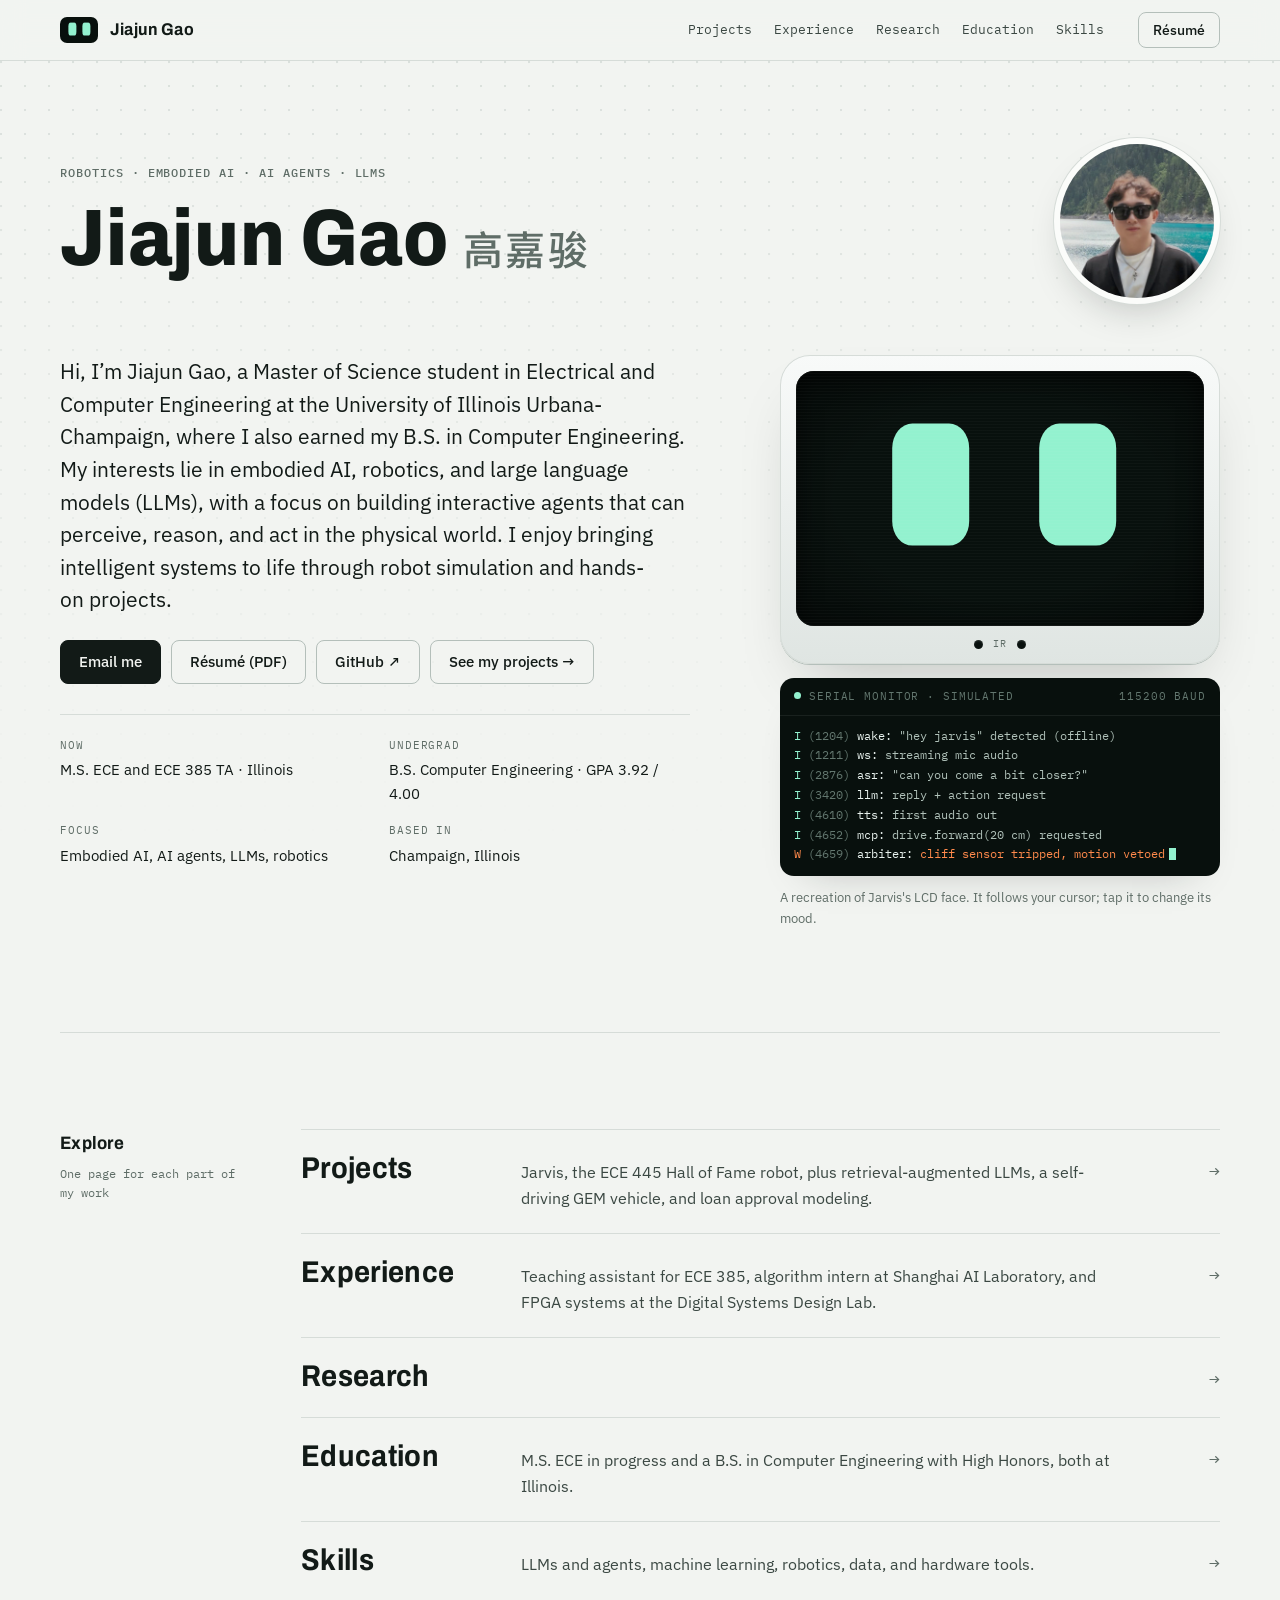
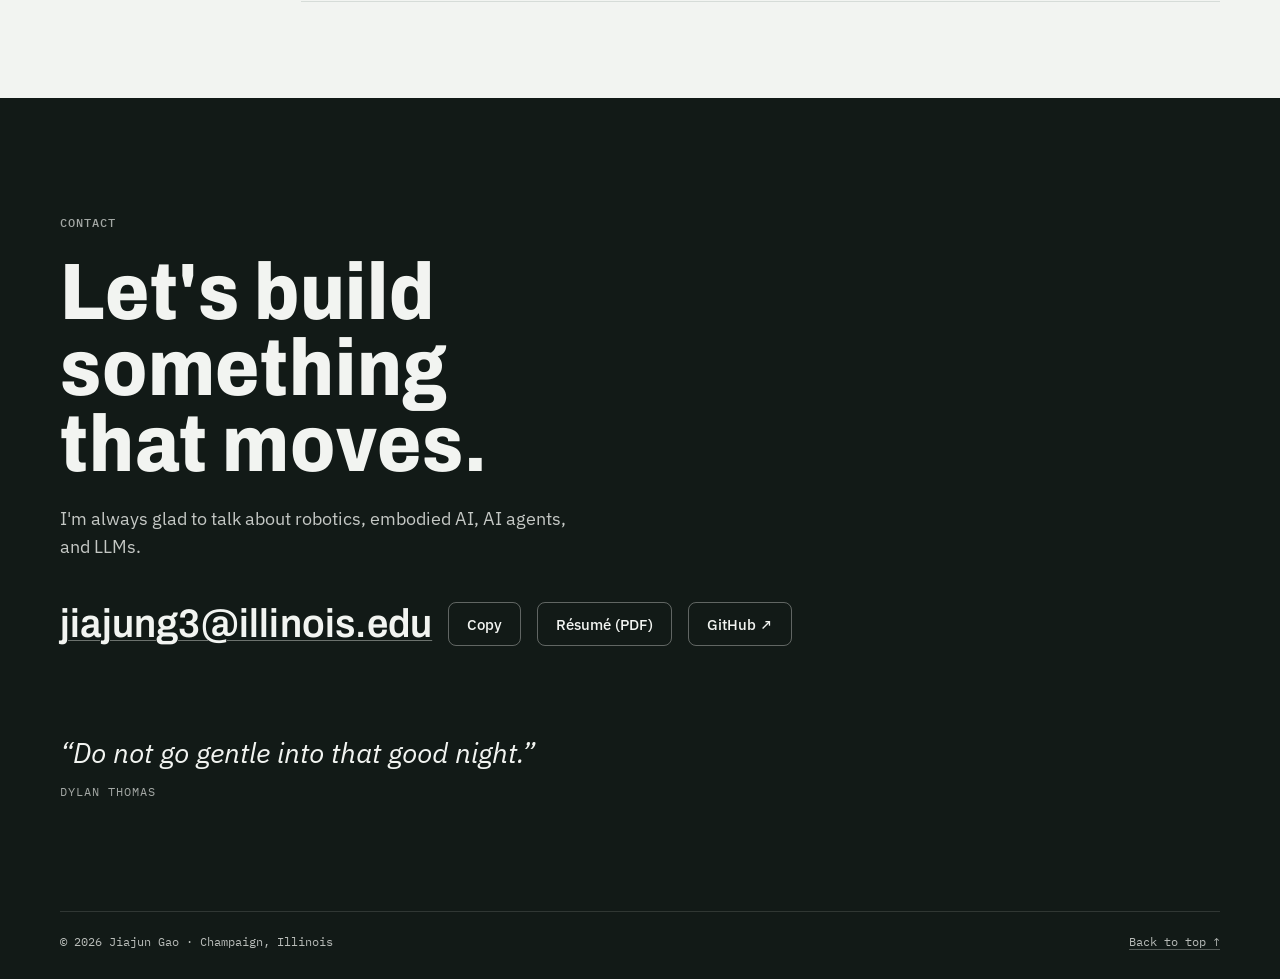
<file: index.html>
<!doctype html>
<html lang="en">
<meta charset="utf-8">
<meta name="viewport" content="width=device-width, initial-scale=1, viewport-fit=cover">
<meta name="description" content="Jiajun Gao (高嘉骏) is a computer engineer and M.S. ECE student at the University of Illinois Urbana-Champaign working on robotics, embodied AI, AI agents, and LLMs.">
<meta name="author" content="Jiajun Gao">
<meta property="og:type" content="website">
<meta property="og:title" content="Jiajun Gao">
<meta property="og:description" content="Jiajun Gao (高嘉骏) is a computer engineer and M.S. ECE student at the University of Illinois Urbana-Champaign working on robotics, embodied AI, AI agents, and LLMs.">
<meta name="theme-color" content="#F2F4F1" media="(prefers-color-scheme: light)">
<meta name="theme-color" content="#0D1311" media="(prefers-color-scheme: dark)">
<link rel="icon" href="data:image/svg+xml,%3Csvg xmlns='http://www.w3.org/2000/svg' viewBox='0 0 32 32'%3E%3Crect width='32' height='32' rx='8' fill='%2308100D'/%3E%3Crect x='8' y='9' width='6' height='14' rx='2' fill='%2393F2CF'/%3E%3Crect x='18' y='9' width='6' height='14' rx='2' fill='%2393F2CF'/%3E%3C/svg%3E">
<style>:root{padding-top:env(safe-area-inset-top,0px);padding-bottom:env(safe-area-inset-bottom,0px)}</style>
<title>Jiajun Gao</title>
<meta name="claude:viewport-fit-sides" content="cover">
<link rel="preconnect" href="https://fonts.googleapis.com">
<link rel="preconnect" href="https://fonts.gstatic.com" crossorigin>
<link rel="stylesheet" href="https://fonts.googleapis.com/css2?family=Archivo:wdth,wght@62..125,100..900&family=IBM+Plex+Mono:wght@400;500;600&family=IBM+Plex+Sans:ital,wght@0,400;0,500;0,600;1,400&display=swap">
<link rel="stylesheet" href="https://fonts.googleapis.com/css2?family=Noto+Sans+SC:wght@500&text=%E9%AB%98%E5%98%89%E9%AA%8F&display=swap">
<link rel="stylesheet" href="assets/site.css?v=694977c7">

<nav class="nav wrap" aria-label="Main">
  <div class="inner">
    <a class="brand" href="index.html" aria-label="Jiajun Gao, home">
      <span class="screen screen-mini" data-mood="neutral" aria-hidden="true"><span class="eyes"><span class="eye"></span><span class="eye"></span></span></span>
      <span>Jiajun Gao</span>
    </a>
    <div class="nav-links">
      <a href="projects.html">Projects</a>
      <a href="experience.html">Experience</a>
      <a href="research.html">Research</a>
      <a href="education.html">Education</a>
      <a href="skills.html">Skills</a>
    </div>
    <a class="btn btn-sm nav-cta" href="resume.pdf" target="_blank" rel="noopener">Résumé</a>
  </div>
</nav>

<header class="hero wrap" id="top">
  <div class="inner">
    <div class="hero-top">
      <div>
        <p class="eyebrow">Robotics · Embodied AI · AI agents · LLMs</p>
        <h1 class="name">Jiajun Gao<span class="name-zh" lang="zh-CN">高嘉骏</span></h1>
      </div>
      <img class="avatar" src="assets/jiajun-gao.jpg" width="640" height="640" alt="Jiajun Gao wearing sunglasses in front of a mountain lake">
    </div>
    <div class="hero-grid">
      <div class="hero-copy">
        <p class="intro">Hi, I’m Jiajun Gao, a Master of Science student in Electrical and Computer Engineering at the University of Illinois Urbana-Champaign, where I also earned my B.S. in Computer Engineering. My interests lie in embodied AI, robotics, and large language models (LLMs), with a focus on building interactive agents that can perceive, reason, and act in the physical world. I enjoy bringing intelligent systems to life through robot simulation and hands-on projects.</p>
        <div class="actions">
          <a class="btn btn-primary" href="mailto:jiajung3@illinois.edu">Email me</a>
          <a class="btn" href="resume.pdf" target="_blank" rel="noopener">Résumé (PDF)</a>
          <a class="btn" href="https://github.com/jiajun-gao" target="_blank" rel="noopener">GitHub ↗</a>
          <a class="btn" href="projects.html">See my projects →</a>
        </div>
        <dl class="facts">
          <div><dt>Now</dt><dd>M.S. ECE and ECE 385 TA · Illinois</dd></div>
          <div><dt>Undergrad</dt><dd>B.S. Computer Engineering · GPA 3.92 / 4.00</dd></div>
          <div><dt>Focus</dt><dd>Embodied AI, AI agents, LLMs, robotics</dd></div>
          <div><dt>Based in</dt><dd>Champaign, Illinois</dd></div>
        </dl>
      </div>

      <figure class="bot">
        <div class="housing">
          <button class="screen screen-lg" id="jarvis-face" type="button" data-mood="neutral" aria-label="Jarvis's face. Press to change its expression.">
            <span class="eyes"><span class="eye"></span><span class="eye"></span></span>
            <span class="scan" aria-hidden="true"></span>
          </button>
          <div class="sensors" aria-hidden="true"><span class="ir"></span><span>IR</span><span class="ir"></span></div>
        </div>
        <div class="log">
          <div class="log-head"><span><span class="led"></span>Serial monitor · simulated</span><span>115200 baud</span></div>
          <div class="log-body" id="log" role="log" aria-label="Simulated Jarvis log">
            <div class="ln"><span class="lv">I</span><span class="tk"> (1204) </span><span class="tag">wake:</span><span class="msg"> "hey jarvis" detected (offline)</span></div>
            <div class="ln"><span class="lv">I</span><span class="tk"> (1211) </span><span class="tag">ws:</span><span class="msg"> streaming mic audio</span></div>
            <div class="ln"><span class="lv">I</span><span class="tk"> (2876) </span><span class="tag">asr:</span><span class="msg"> "can you come a bit closer?"</span></div>
            <div class="ln"><span class="lv">I</span><span class="tk"> (3420) </span><span class="tag">llm:</span><span class="msg"> reply + action request</span></div>
            <div class="ln"><span class="lv">I</span><span class="tk"> (4610) </span><span class="tag">tts:</span><span class="msg"> first audio out</span></div>
            <div class="ln"><span class="lv">I</span><span class="tk"> (4652) </span><span class="tag">mcp:</span><span class="msg"> drive.forward(20 cm) requested</span></div>
            <div class="ln w"><span class="lv">W</span><span class="tk"> (4659) </span><span class="tag">arbiter:</span><span class="msg"> cliff sensor tripped, motion vetoed</span></div>
          </div>
        </div>
        <figcaption>A recreation of Jarvis's LCD face. It follows your cursor; tap it to change its mood.</figcaption>
      </figure>
    </div>
  </div>
</header>

<main>
  <section class="section wrap" id="explore">
    <div class="inner">
      <div class="sec-label">
        <h2 class="sec-title">Explore</h2>
        <p class="sec-meta">One page for each part of my work</p>
      </div>
      <div class="sec-body">
        <div class="page-index">
          <a class="pl" href="projects.html"><span class="pl-name">Projects</span><span class="pl-desc">Jarvis, the ECE 445 Hall of Fame robot, plus retrieval-augmented LLMs, a self-driving GEM vehicle, and loan approval modeling.</span><span class="pl-go" aria-hidden="true">→</span></a>
          <a class="pl" href="experience.html"><span class="pl-name">Experience</span><span class="pl-desc">Teaching assistant for ECE 385, algorithm intern at Shanghai AI Laboratory, and FPGA systems at the Digital Systems Design Lab.</span><span class="pl-go" aria-hidden="true">→</span></a>
          <a class="pl" href="research.html"><span class="pl-name">Research</span><span class="pl-desc"></span><span class="pl-go" aria-hidden="true">→</span></a>
          <a class="pl" href="education.html"><span class="pl-name">Education</span><span class="pl-desc">M.S. ECE in progress and a B.S. in Computer Engineering with High Honors, both at Illinois.</span><span class="pl-go" aria-hidden="true">→</span></a>
          <a class="pl" href="skills.html"><span class="pl-name">Skills</span><span class="pl-desc">LLMs and agents, machine learning, robotics, data, and hardware tools.</span><span class="pl-go" aria-hidden="true">→</span></a>
        </div>
      </div>
    </div>
  </section>
</main>

<footer class="contact wrap" id="contact">
  <div class="inner">
    <p class="eyebrow">Contact</p>
    <h2 class="contact-title">Let's build something that moves.</h2>
    <p class="contact-copy">I'm always glad to talk about robotics, embodied AI, AI agents, and LLMs.</p>
    <div class="email-row">
      <a class="email" id="email" href="mailto:jiajung3@illinois.edu">jiajung3@illinois.edu</a>
      <button class="btn btn-invert" type="button" data-copy="jiajung3@illinois.edu" aria-controls="email">Copy</button>
      <a class="btn btn-invert" href="resume.pdf" target="_blank" rel="noopener">Résumé (PDF)</a>
      <a class="btn btn-invert" href="https://github.com/jiajun-gao" target="_blank" rel="noopener">GitHub ↗</a>
    </div>
    <blockquote class="epigraph">
      <p>“Do not go gentle into that good night.”</p>
      <cite>Dylan Thomas</cite>
    </blockquote>
    <div class="foot">
      <span>© 2026 Jiajun Gao · Champaign, Illinois</span>
      <a href="#top">Back to top ↑</a>
    </div>
  </div>
</footer>

<script src="assets/site.js?v=d0f49ae6"></script>
</html>
</file>
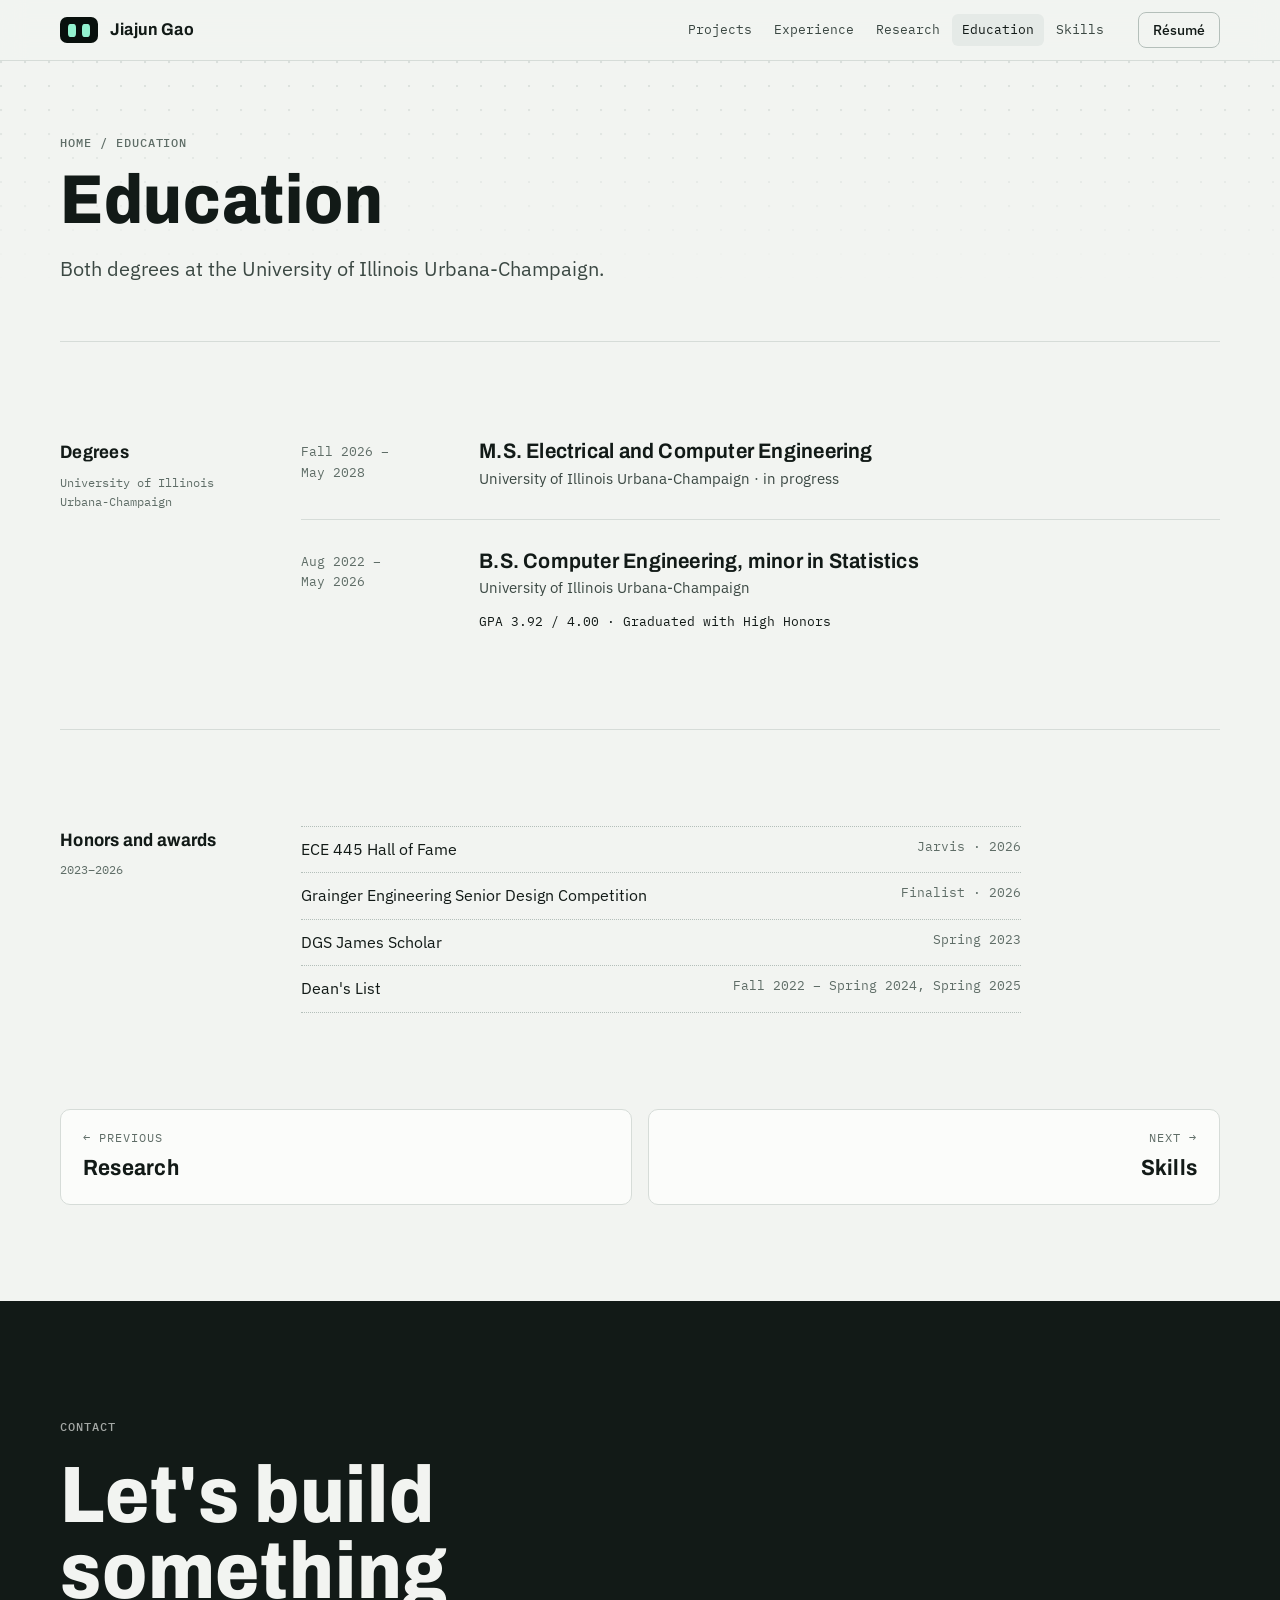
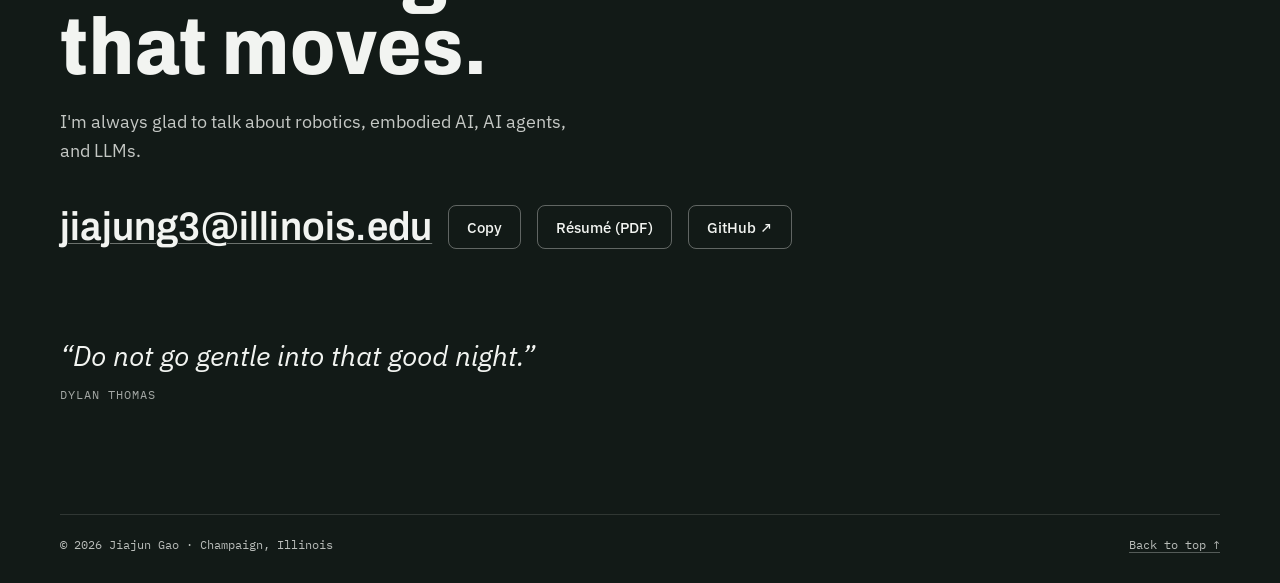
<file: education.html>
<!doctype html>
<html lang="en">
<meta charset="utf-8">
<meta name="viewport" content="width=device-width, initial-scale=1, viewport-fit=cover">
<meta name="description" content="Jiajun Gao&#x27;s education: M.S. ECE and B.S. Computer Engineering (High Honors) at the University of Illinois Urbana-Champaign.">
<meta name="author" content="Jiajun Gao">
<meta property="og:type" content="website">
<meta property="og:title" content="Education · Jiajun Gao">
<meta property="og:description" content="Jiajun Gao&#x27;s education: M.S. ECE and B.S. Computer Engineering (High Honors) at the University of Illinois Urbana-Champaign.">
<meta name="theme-color" content="#F2F4F1" media="(prefers-color-scheme: light)">
<meta name="theme-color" content="#0D1311" media="(prefers-color-scheme: dark)">
<link rel="icon" href="data:image/svg+xml,%3Csvg xmlns='http://www.w3.org/2000/svg' viewBox='0 0 32 32'%3E%3Crect width='32' height='32' rx='8' fill='%2308100D'/%3E%3Crect x='8' y='9' width='6' height='14' rx='2' fill='%2393F2CF'/%3E%3Crect x='18' y='9' width='6' height='14' rx='2' fill='%2393F2CF'/%3E%3C/svg%3E">
<style>:root{padding-top:env(safe-area-inset-top,0px);padding-bottom:env(safe-area-inset-bottom,0px)}</style>
<title>Education · Jiajun Gao</title>
<meta name="claude:viewport-fit-sides" content="cover">
<link rel="preconnect" href="https://fonts.googleapis.com">
<link rel="preconnect" href="https://fonts.gstatic.com" crossorigin>
<link rel="stylesheet" href="https://fonts.googleapis.com/css2?family=Archivo:wdth,wght@62..125,100..900&family=IBM+Plex+Mono:wght@400;500;600&family=IBM+Plex+Sans:ital,wght@0,400;0,500;0,600;1,400&display=swap">
<link rel="stylesheet" href="https://fonts.googleapis.com/css2?family=Noto+Sans+SC:wght@500&text=%E9%AB%98%E5%98%89%E9%AA%8F&display=swap">
<link rel="stylesheet" href="assets/site.css?v=694977c7">

<nav class="nav wrap" aria-label="Main">
  <div class="inner">
    <a class="brand" href="index.html" aria-label="Jiajun Gao, home">
      <span class="screen screen-mini" data-mood="neutral" aria-hidden="true"><span class="eyes"><span class="eye"></span><span class="eye"></span></span></span>
      <span>Jiajun Gao</span>
    </a>
    <div class="nav-links">
      <a href="projects.html">Projects</a>
      <a href="experience.html">Experience</a>
      <a href="research.html">Research</a>
      <a href="education.html" aria-current="page">Education</a>
      <a href="skills.html">Skills</a>
    </div>
    <a class="btn btn-sm nav-cta" href="resume.pdf" target="_blank" rel="noopener">Résumé</a>
  </div>
</nav>

<header class="page-head wrap" id="top">
  <div class="inner">
    <p class="eyebrow crumb"><a href="index.html">Home</a> / Education</p>
    <h1 class="page-title">Education</h1>
    <p class="page-lede">Both degrees at the University of Illinois Urbana-Champaign.</p>
  </div>
</header>

<main>
  <section class="section wrap" id="degrees">
    <div class="inner">
      <div class="sec-label">
        <h2 class="sec-title">Degrees</h2>
        <p class="sec-meta">University of Illinois<br>Urbana-Champaign</p>
      </div>
      <div class="sec-body">
        <div class="entries">
          <article class="entry">
            <p class="when">Fall 2026 – May 2028</p>
            <div class="entry-head">
              <h3>M.S. Electrical and Computer Engineering</h3>
              <p class="org">University of Illinois Urbana-Champaign · in progress</p>
            </div>
          </article>
          <article class="entry">
            <p class="when">Aug 2022 – May 2026</p>
            <div class="entry-main">
              <div class="entry-head">
                <h3>B.S. Computer Engineering, minor in Statistics</h3>
                <p class="org">University of Illinois Urbana-Champaign</p>
              </div>
              <p class="note">GPA 3.92 / 4.00 · Graduated with High Honors</p>
            </div>
          </article>
        </div>
      </div>
    </div>
  </section>

  <section class="section wrap" id="honors">
    <div class="inner">
      <div class="sec-label">
        <h2 class="sec-title">Honors and awards</h2>
        <p class="sec-meta">2023–2026</p>
      </div>
      <div class="sec-body">
        <ul class="list honors">
          <li><span>ECE 445 Hall of Fame</span><span class="li-meta">Jarvis · 2026</span></li>
          <li><span>Grainger Engineering Senior Design Competition</span><span class="li-meta">Finalist · 2026</span></li>
          <li><span>DGS James Scholar</span><span class="li-meta">Spring 2023</span></li>
          <li><span>Dean's List</span><span class="li-meta">Fall 2022 – Spring 2024, Spring 2025</span></li>
        </ul>
      </div>
    </div>
  </section>
</main>

<nav class="pager wrap" aria-label="More pages">
  <div class="inner">
    <a class="prev" href="research.html"><span class="dir">← Previous</span><span class="to">Research</span></a>
    <a class="next" href="skills.html"><span class="dir">Next →</span><span class="to">Skills</span></a>
  </div>
</nav>
<footer class="contact wrap" id="contact">
  <div class="inner">
    <p class="eyebrow">Contact</p>
    <h2 class="contact-title">Let's build something that moves.</h2>
    <p class="contact-copy">I'm always glad to talk about robotics, embodied AI, AI agents, and LLMs.</p>
    <div class="email-row">
      <a class="email" id="email" href="mailto:jiajung3@illinois.edu">jiajung3@illinois.edu</a>
      <button class="btn btn-invert" type="button" data-copy="jiajung3@illinois.edu" aria-controls="email">Copy</button>
      <a class="btn btn-invert" href="resume.pdf" target="_blank" rel="noopener">Résumé (PDF)</a>
      <a class="btn btn-invert" href="https://github.com/jiajun-gao" target="_blank" rel="noopener">GitHub ↗</a>
    </div>
    <blockquote class="epigraph">
      <p>“Do not go gentle into that good night.”</p>
      <cite>Dylan Thomas</cite>
    </blockquote>
    <div class="foot">
      <span>© 2026 Jiajun Gao · Champaign, Illinois</span>
      <a href="#top">Back to top ↑</a>
    </div>
  </div>
</footer>

<script src="assets/site.js?v=d0f49ae6"></script>
</html>
</file>
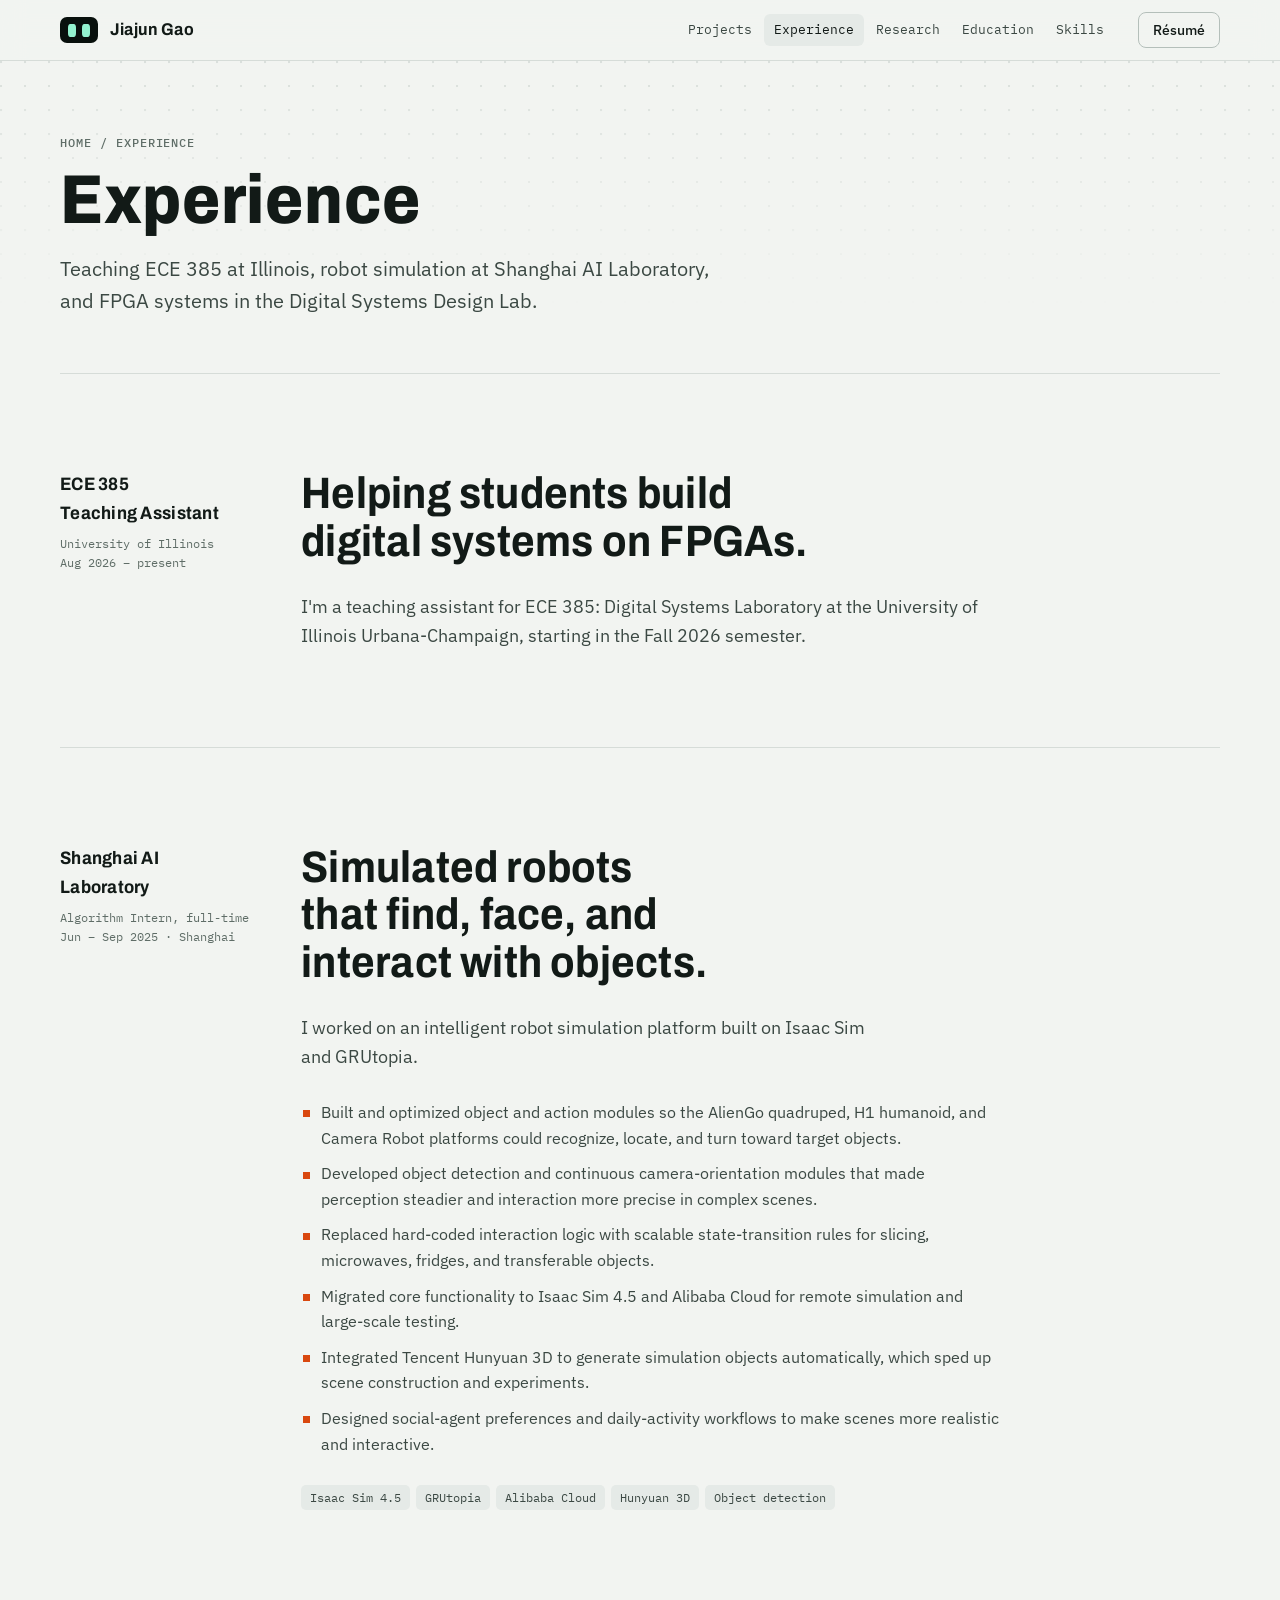
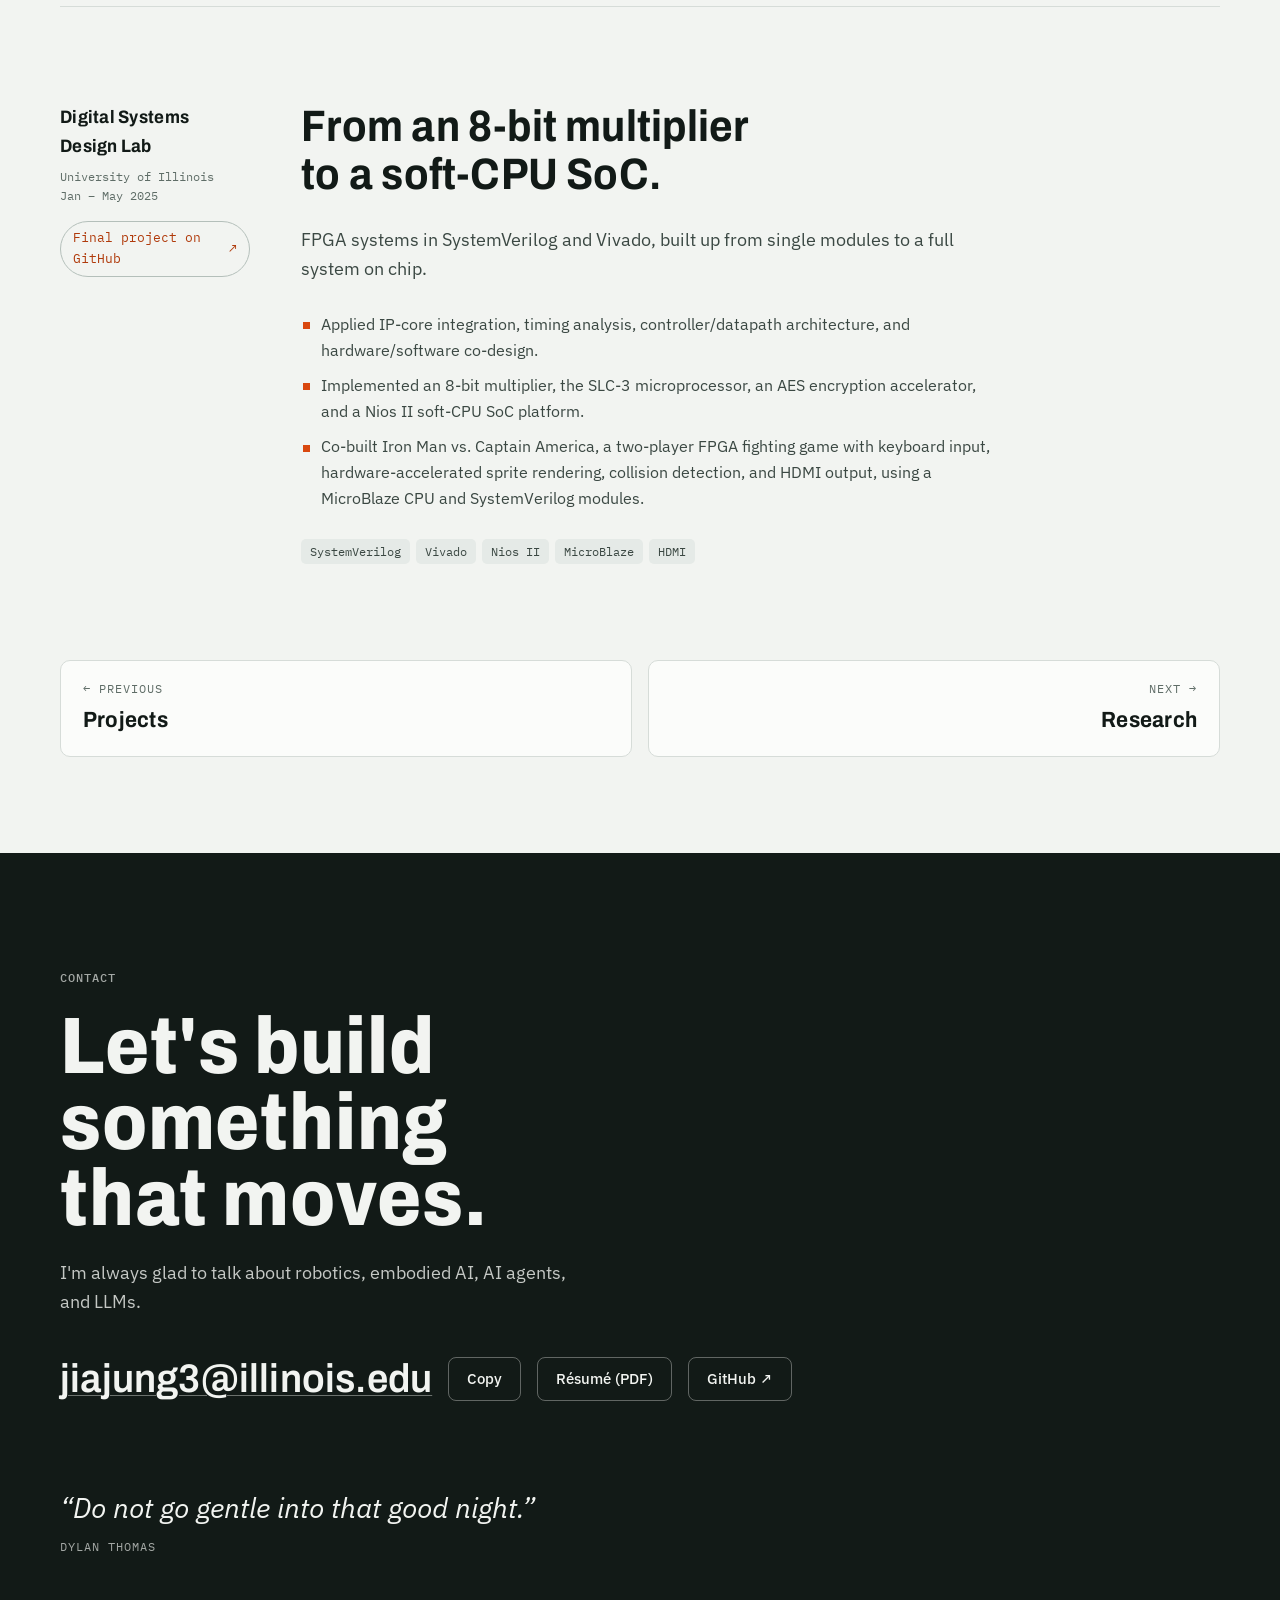
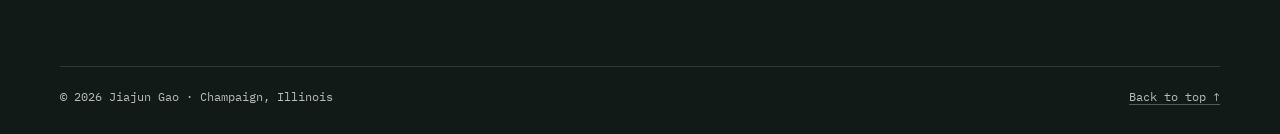
<file: experience.html>
<!doctype html>
<html lang="en">
<meta charset="utf-8">
<meta name="viewport" content="width=device-width, initial-scale=1, viewport-fit=cover">
<meta name="description" content="Jiajun Gao&#x27;s experience: ECE 385 teaching assistant at the University of Illinois, algorithm intern at Shanghai AI Laboratory, and FPGA systems at the UIUC Digital Systems Design Lab.">
<meta name="author" content="Jiajun Gao">
<meta property="og:type" content="website">
<meta property="og:title" content="Experience · Jiajun Gao">
<meta property="og:description" content="Jiajun Gao&#x27;s experience: ECE 385 teaching assistant at the University of Illinois, algorithm intern at Shanghai AI Laboratory, and FPGA systems at the UIUC Digital Systems Design Lab.">
<meta name="theme-color" content="#F2F4F1" media="(prefers-color-scheme: light)">
<meta name="theme-color" content="#0D1311" media="(prefers-color-scheme: dark)">
<link rel="icon" href="data:image/svg+xml,%3Csvg xmlns='http://www.w3.org/2000/svg' viewBox='0 0 32 32'%3E%3Crect width='32' height='32' rx='8' fill='%2308100D'/%3E%3Crect x='8' y='9' width='6' height='14' rx='2' fill='%2393F2CF'/%3E%3Crect x='18' y='9' width='6' height='14' rx='2' fill='%2393F2CF'/%3E%3C/svg%3E">
<style>:root{padding-top:env(safe-area-inset-top,0px);padding-bottom:env(safe-area-inset-bottom,0px)}</style>
<title>Experience · Jiajun Gao</title>
<meta name="claude:viewport-fit-sides" content="cover">
<link rel="preconnect" href="https://fonts.googleapis.com">
<link rel="preconnect" href="https://fonts.gstatic.com" crossorigin>
<link rel="stylesheet" href="https://fonts.googleapis.com/css2?family=Archivo:wdth,wght@62..125,100..900&family=IBM+Plex+Mono:wght@400;500;600&family=IBM+Plex+Sans:ital,wght@0,400;0,500;0,600;1,400&display=swap">
<link rel="stylesheet" href="https://fonts.googleapis.com/css2?family=Noto+Sans+SC:wght@500&text=%E9%AB%98%E5%98%89%E9%AA%8F&display=swap">
<link rel="stylesheet" href="assets/site.css?v=694977c7">

<nav class="nav wrap" aria-label="Main">
  <div class="inner">
    <a class="brand" href="index.html" aria-label="Jiajun Gao, home">
      <span class="screen screen-mini" data-mood="neutral" aria-hidden="true"><span class="eyes"><span class="eye"></span><span class="eye"></span></span></span>
      <span>Jiajun Gao</span>
    </a>
    <div class="nav-links">
      <a href="projects.html">Projects</a>
      <a href="experience.html" aria-current="page">Experience</a>
      <a href="research.html">Research</a>
      <a href="education.html">Education</a>
      <a href="skills.html">Skills</a>
    </div>
    <a class="btn btn-sm nav-cta" href="resume.pdf" target="_blank" rel="noopener">Résumé</a>
  </div>
</nav>

<header class="page-head wrap" id="top">
  <div class="inner">
    <p class="eyebrow crumb"><a href="index.html">Home</a> / Experience</p>
    <h1 class="page-title">Experience</h1>
    <p class="page-lede">Teaching ECE 385 at Illinois, robot simulation at Shanghai AI Laboratory, and FPGA systems in the Digital Systems Design Lab.</p>
  </div>
</header>

<main>
  <section class="section wrap" id="ece385-ta">
    <div class="inner">
      <div class="sec-label">
        <h2 class="sec-title">ECE 385 Teaching Assistant</h2>
        <p class="sec-meta">University of Illinois<br>Aug 2026 – present</p>
      </div>
      <div class="sec-body">
        <p class="headline">Helping students build digital systems on FPGAs.</p>
        <p class="lede">I'm a teaching assistant for ECE 385: Digital Systems Laboratory at the University of Illinois Urbana-Champaign, starting in the Fall 2026 semester.</p>
      </div>
    </div>
  </section>

  <section class="section wrap" id="shanghai-ai-lab">
    <div class="inner">
      <div class="sec-label">
        <h2 class="sec-title">Shanghai AI Laboratory</h2>
        <p class="sec-meta">Algorithm Intern, full-time<br>Jun – Sep 2025 · Shanghai</p>
      </div>
      <div class="sec-body">
        <p class="headline">Simulated robots that find, face, and interact with objects.</p>
        <p class="lede">I worked on an intelligent robot simulation platform built on Isaac Sim and GRUtopia.</p>
        <ul class="points">
          <li>Built and optimized object and action modules so the AlienGo quadruped, H1 humanoid, and Camera Robot platforms could recognize, locate, and turn toward target objects.</li>
          <li>Developed object detection and continuous camera-orientation modules that made perception steadier and interaction more precise in complex scenes.</li>
          <li>Replaced hard-coded interaction logic with scalable state-transition rules for slicing, microwaves, fridges, and transferable objects.</li>
          <li>Migrated core functionality to Isaac Sim 4.5 and Alibaba Cloud for remote simulation and large-scale testing.</li>
          <li>Integrated Tencent Hunyuan 3D to generate simulation objects automatically, which sped up scene construction and experiments.</li>
          <li>Designed social-agent preferences and daily-activity workflows to make scenes more realistic and interactive.</li>
        </ul>
        <ul class="chips">
          <li class="chip">Isaac Sim 4.5</li>
          <li class="chip">GRUtopia</li>
          <li class="chip">Alibaba Cloud</li>
          <li class="chip">Hunyuan 3D</li>
          <li class="chip">Object detection</li>
        </ul>
      </div>
    </div>
  </section>

  <section class="section wrap" id="digital-systems-lab">
    <div class="inner">
      <div class="sec-label">
        <h2 class="sec-title">Digital Systems Design Lab</h2>
        <p class="sec-meta">University of Illinois<br>Jan – May 2025</p>
        <a class="repo-link" href="https://github.com/jiajun-gao/ECE385_final_project" target="_blank" rel="noopener">Final project on GitHub <span aria-hidden="true">↗</span></a>
      </div>
      <div class="sec-body">
        <p class="headline">From an 8-bit multiplier to a soft-CPU SoC.</p>
        <p class="lede">FPGA systems in SystemVerilog and Vivado, built up from single modules to a full system on chip.</p>
        <ul class="points">
          <li>Applied IP-core integration, timing analysis, controller/datapath architecture, and hardware/software co-design.</li>
          <li>Implemented an 8-bit multiplier, the SLC-3 microprocessor, an AES encryption accelerator, and a Nios II soft-CPU SoC platform.</li>
          <li>Co-built Iron Man vs. Captain America, a two-player FPGA fighting game with keyboard input, hardware-accelerated sprite rendering, collision detection, and HDMI output, using a MicroBlaze CPU and SystemVerilog modules.</li>
        </ul>
        <ul class="chips">
          <li class="chip">SystemVerilog</li>
          <li class="chip">Vivado</li>
          <li class="chip">Nios II</li>
          <li class="chip">MicroBlaze</li>
          <li class="chip">HDMI</li>
        </ul>
      </div>
    </div>
  </section>
</main>

<nav class="pager wrap" aria-label="More pages">
  <div class="inner">
    <a class="prev" href="projects.html"><span class="dir">← Previous</span><span class="to">Projects</span></a>
    <a class="next" href="research.html"><span class="dir">Next →</span><span class="to">Research</span></a>
  </div>
</nav>
<footer class="contact wrap" id="contact">
  <div class="inner">
    <p class="eyebrow">Contact</p>
    <h2 class="contact-title">Let's build something that moves.</h2>
    <p class="contact-copy">I'm always glad to talk about robotics, embodied AI, AI agents, and LLMs.</p>
    <div class="email-row">
      <a class="email" id="email" href="mailto:jiajung3@illinois.edu">jiajung3@illinois.edu</a>
      <button class="btn btn-invert" type="button" data-copy="jiajung3@illinois.edu" aria-controls="email">Copy</button>
      <a class="btn btn-invert" href="resume.pdf" target="_blank" rel="noopener">Résumé (PDF)</a>
      <a class="btn btn-invert" href="https://github.com/jiajun-gao" target="_blank" rel="noopener">GitHub ↗</a>
    </div>
    <blockquote class="epigraph">
      <p>“Do not go gentle into that good night.”</p>
      <cite>Dylan Thomas</cite>
    </blockquote>
    <div class="foot">
      <span>© 2026 Jiajun Gao · Champaign, Illinois</span>
      <a href="#top">Back to top ↑</a>
    </div>
  </div>
</footer>

<script src="assets/site.js?v=d0f49ae6"></script>
</html>
</file>
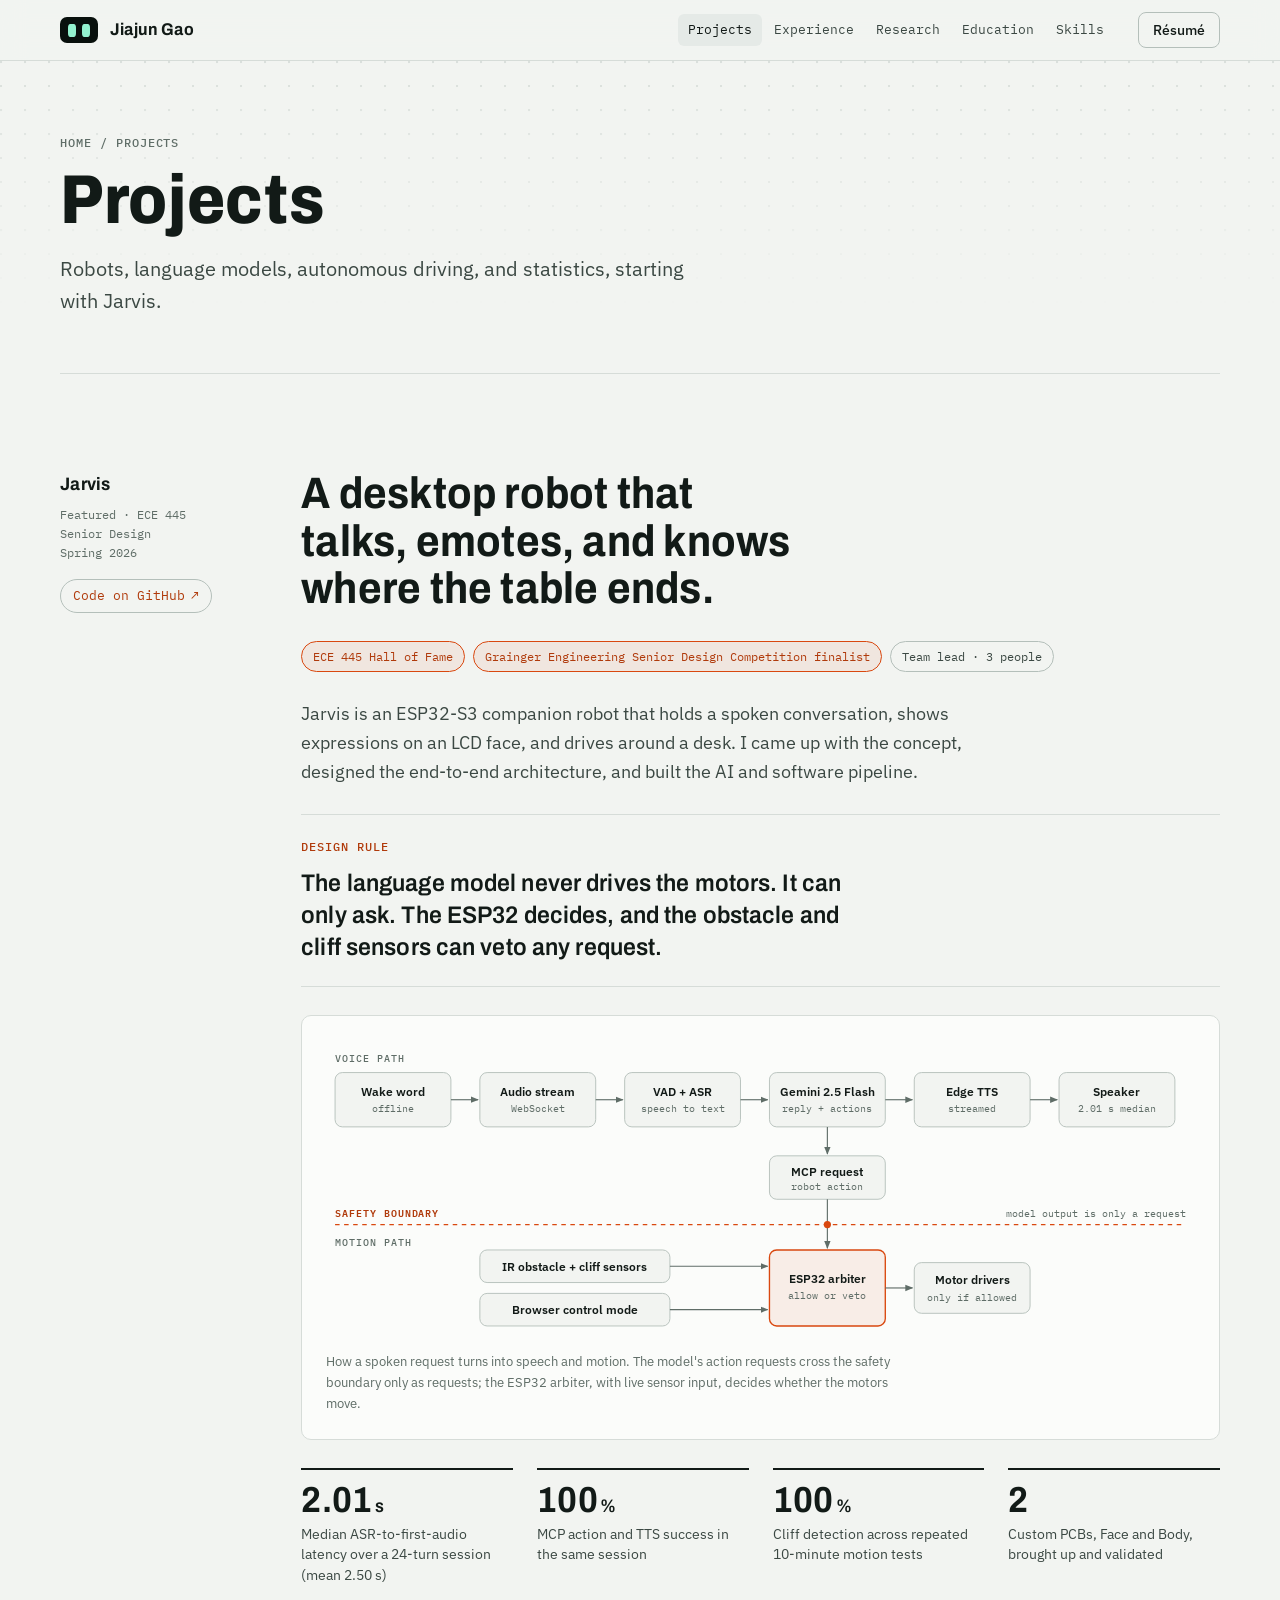
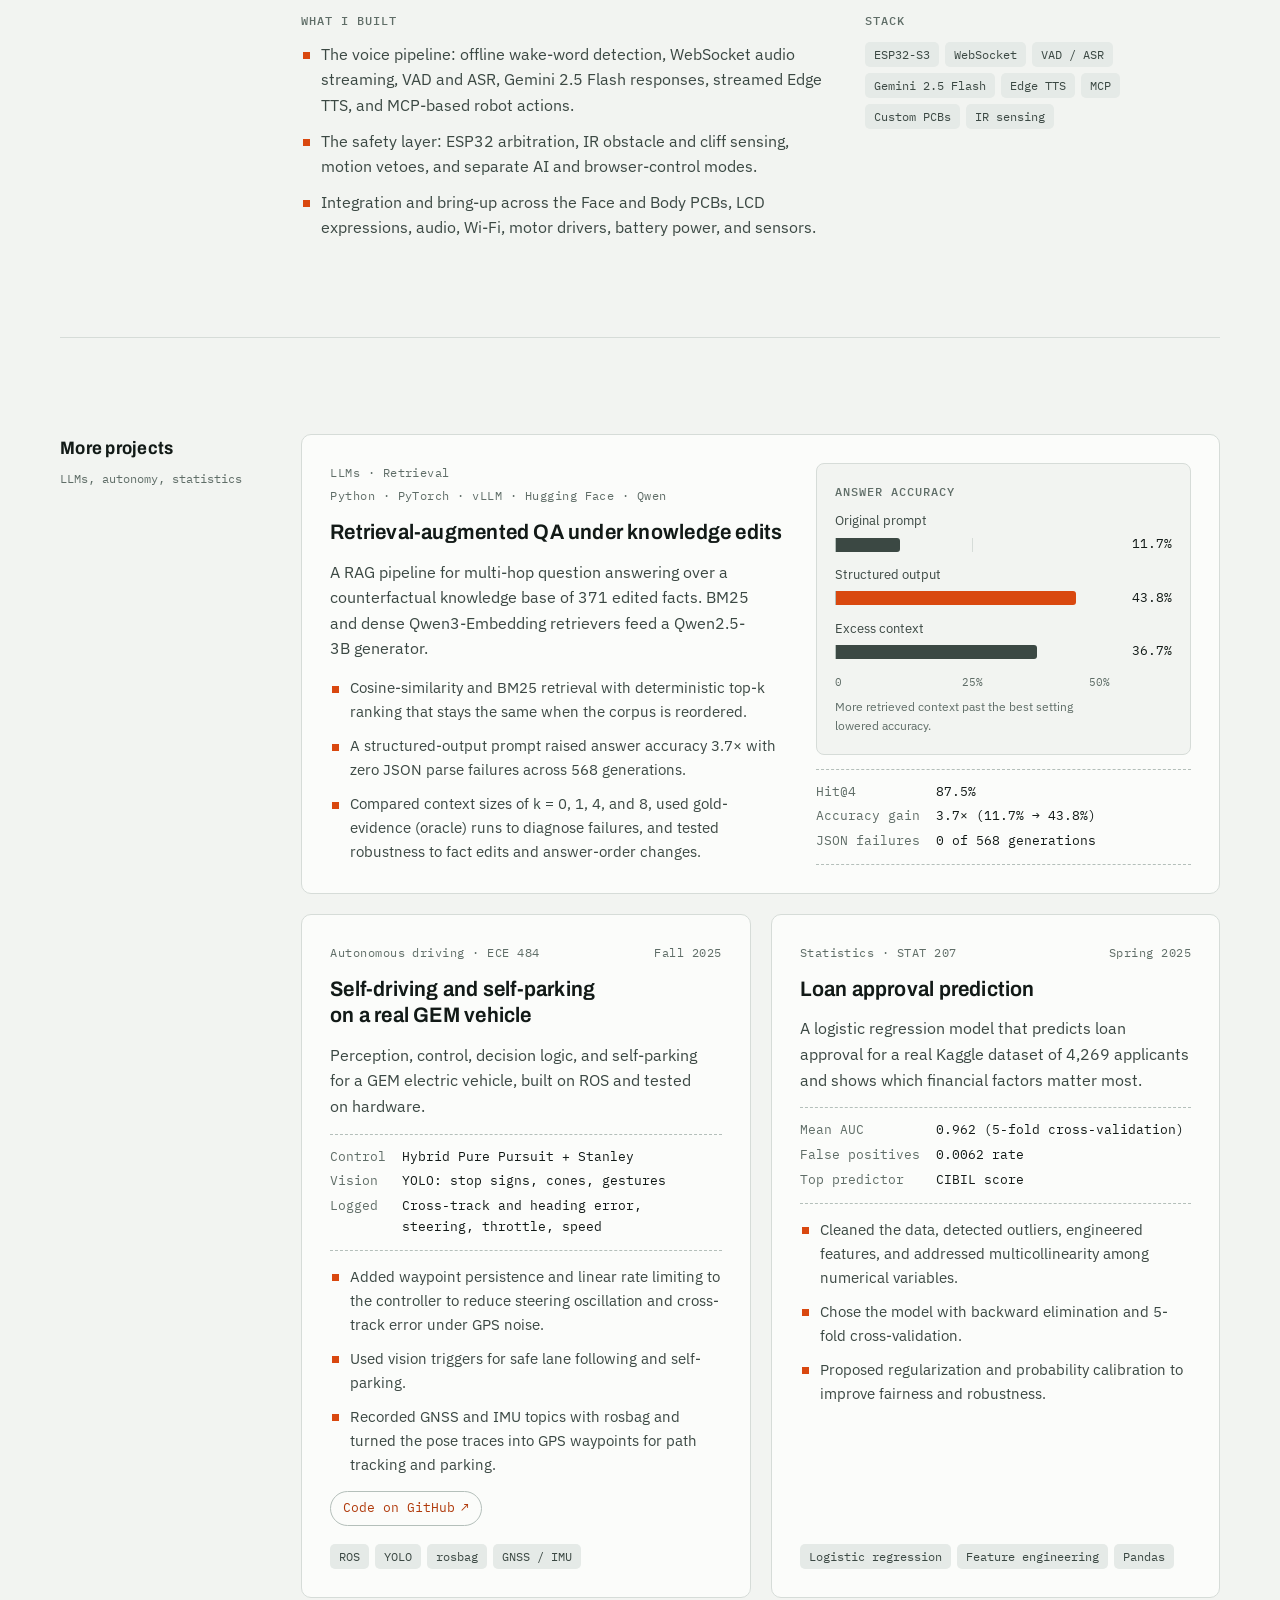
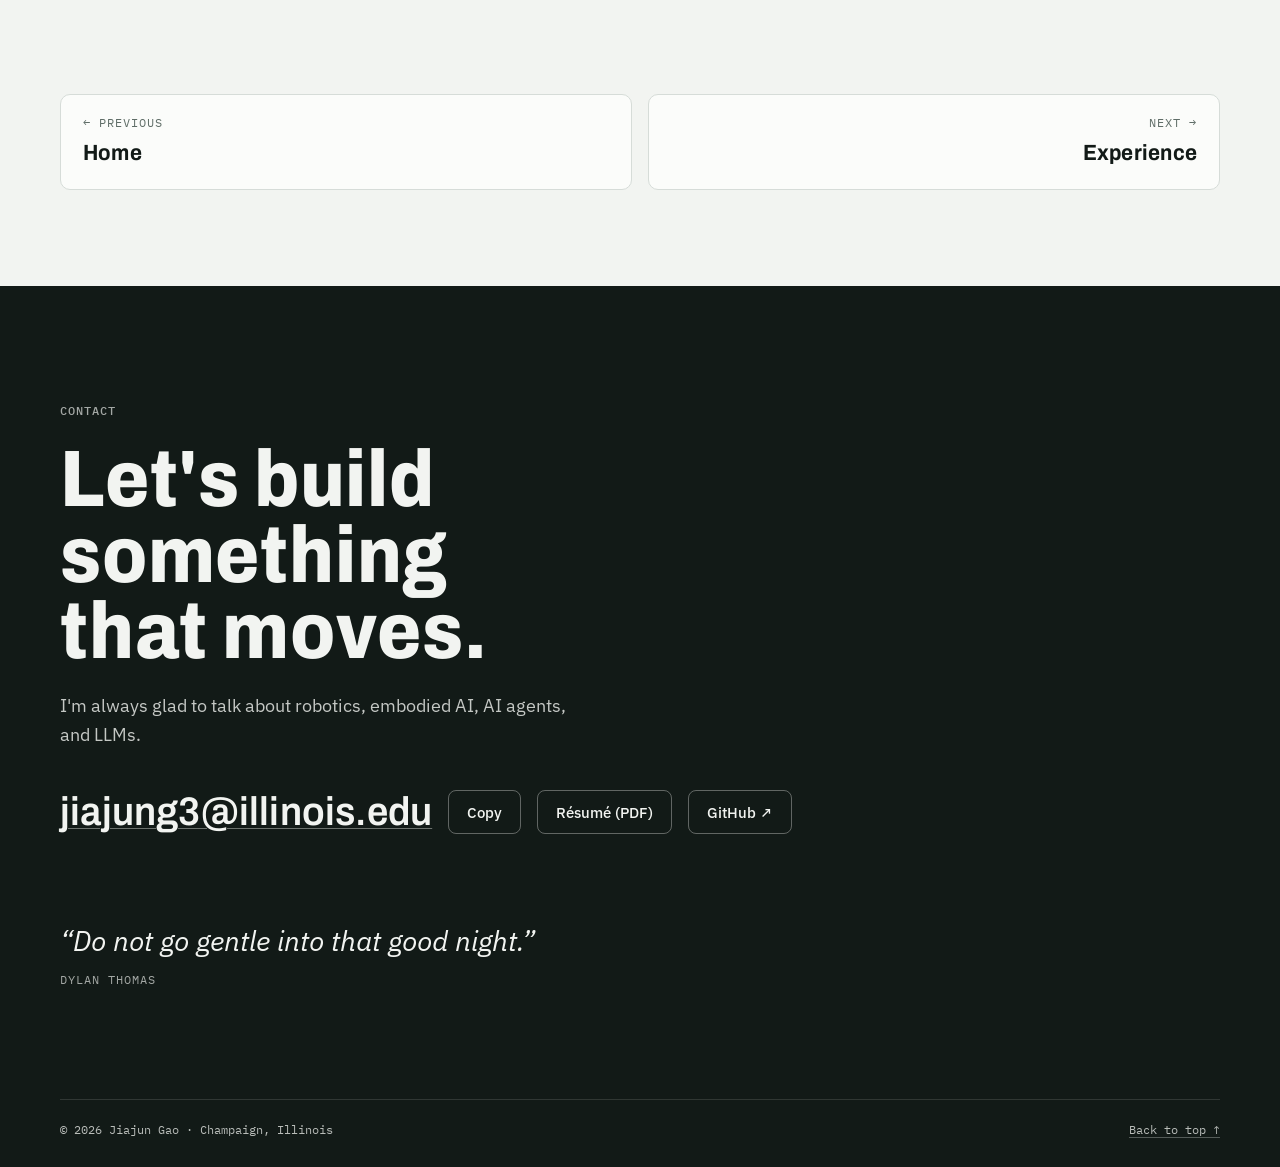
<file: projects.html>
<!doctype html>
<html lang="en">
<meta charset="utf-8">
<meta name="viewport" content="width=device-width, initial-scale=1, viewport-fit=cover">
<meta name="description" content="Projects by Jiajun Gao: the Jarvis companion robot (ECE 445 Hall of Fame), retrieval-augmented QA under knowledge edits, a self-driving GEM vehicle, and loan approval prediction.">
<meta name="author" content="Jiajun Gao">
<meta property="og:type" content="website">
<meta property="og:title" content="Projects · Jiajun Gao">
<meta property="og:description" content="Projects by Jiajun Gao: the Jarvis companion robot (ECE 445 Hall of Fame), retrieval-augmented QA under knowledge edits, a self-driving GEM vehicle, and loan approval prediction.">
<meta name="theme-color" content="#F2F4F1" media="(prefers-color-scheme: light)">
<meta name="theme-color" content="#0D1311" media="(prefers-color-scheme: dark)">
<link rel="icon" href="data:image/svg+xml,%3Csvg xmlns='http://www.w3.org/2000/svg' viewBox='0 0 32 32'%3E%3Crect width='32' height='32' rx='8' fill='%2308100D'/%3E%3Crect x='8' y='9' width='6' height='14' rx='2' fill='%2393F2CF'/%3E%3Crect x='18' y='9' width='6' height='14' rx='2' fill='%2393F2CF'/%3E%3C/svg%3E">
<style>:root{padding-top:env(safe-area-inset-top,0px);padding-bottom:env(safe-area-inset-bottom,0px)}</style>
<title>Projects · Jiajun Gao</title>
<meta name="claude:viewport-fit-sides" content="cover">
<link rel="preconnect" href="https://fonts.googleapis.com">
<link rel="preconnect" href="https://fonts.gstatic.com" crossorigin>
<link rel="stylesheet" href="https://fonts.googleapis.com/css2?family=Archivo:wdth,wght@62..125,100..900&family=IBM+Plex+Mono:wght@400;500;600&family=IBM+Plex+Sans:ital,wght@0,400;0,500;0,600;1,400&display=swap">
<link rel="stylesheet" href="https://fonts.googleapis.com/css2?family=Noto+Sans+SC:wght@500&text=%E9%AB%98%E5%98%89%E9%AA%8F&display=swap">
<link rel="stylesheet" href="assets/site.css?v=694977c7">

<nav class="nav wrap" aria-label="Main">
  <div class="inner">
    <a class="brand" href="index.html" aria-label="Jiajun Gao, home">
      <span class="screen screen-mini" data-mood="neutral" aria-hidden="true"><span class="eyes"><span class="eye"></span><span class="eye"></span></span></span>
      <span>Jiajun Gao</span>
    </a>
    <div class="nav-links">
      <a href="projects.html" aria-current="page">Projects</a>
      <a href="experience.html">Experience</a>
      <a href="research.html">Research</a>
      <a href="education.html">Education</a>
      <a href="skills.html">Skills</a>
    </div>
    <a class="btn btn-sm nav-cta" href="resume.pdf" target="_blank" rel="noopener">Résumé</a>
  </div>
</nav>

<header class="page-head wrap" id="top">
  <div class="inner">
    <p class="eyebrow crumb"><a href="index.html">Home</a> / Projects</p>
    <h1 class="page-title">Projects</h1>
    <p class="page-lede">Robots, language models, autonomous driving, and statistics, starting with Jarvis.</p>
  </div>
</header>

<main>
  <section class="section wrap" id="jarvis">
    <div class="inner">
      <div class="sec-label">
        <h2 class="sec-title">Jarvis</h2>
        <p class="sec-meta">Featured · ECE 445 Senior Design<br>Spring 2026</p>
        <a class="repo-link" href="https://github.com/jiajun-gao/ECE445_group6" target="_blank" rel="noopener">Code on GitHub <span aria-hidden="true">↗</span></a>
      </div>
      <div class="sec-body">
        <p class="headline">A desktop robot that talks, emotes, and knows where the table ends.</p>
        <ul class="badges">
          <li class="badge badge-key">ECE 445 Hall of Fame</li>
          <li class="badge badge-key">Grainger Engineering Senior Design Competition finalist</li>
          <li class="badge">Team lead · 3 people</li>
        </ul>
        <p class="lede">Jarvis is an ESP32-S3 companion robot that holds a spoken conversation, shows expressions on an LCD face, and drives around a desk. I came up with the concept, designed the end-to-end architecture, and built the AI and software pipeline.</p>

        <div class="rule-quote">
          <p class="eyebrow">Design rule</p>
          <p class="quote">The language model never drives the motors. It can only ask. The ESP32 decides, and the obstacle and cliff sensors can veto any request.</p>
        </div>

        <figure class="panel">
          <div class="scroll-x">
            <svg class="dg" viewBox="0 0 960 330" role="img" aria-labelledby="dg-title dg-desc">
              <title id="dg-title">Jarvis voice and motion pipeline</title>
              <desc id="dg-desc">The voice path runs from wake word to audio stream, VAD and ASR, Gemini 2.5 Flash, Edge TTS, and the speaker. Gemini can also send an MCP action request, which crosses a safety boundary to the ESP32 arbiter. The arbiter also takes input from the IR obstacle and cliff sensors and from browser control mode, and either lets the motor drivers move or vetoes the request.</desc>
              <defs>
                <marker id="ah" viewBox="0 0 10 10" refX="9" refY="5" markerWidth="7" markerHeight="7" orient="auto-start-reverse">
                  <path class="ah" d="M0 1 L10 5 L0 9 Z"/>
                </marker>
              </defs>

              <text class="lane" x="10" y="24">VOICE PATH</text>
              <rect class="node" x="10" y="36" width="128" height="60" rx="8"/>
              <text class="t" x="74" y="62" text-anchor="middle">Wake word</text>
              <text class="s" x="74" y="80" text-anchor="middle">offline</text>
              <rect class="node" x="170" y="36" width="128" height="60" rx="8"/>
              <text class="t" x="234" y="62" text-anchor="middle">Audio stream</text>
              <text class="s" x="234" y="80" text-anchor="middle">WebSocket</text>
              <rect class="node" x="330" y="36" width="128" height="60" rx="8"/>
              <text class="t" x="394" y="62" text-anchor="middle">VAD + ASR</text>
              <text class="s" x="394" y="80" text-anchor="middle">speech to text</text>
              <rect class="node" x="490" y="36" width="128" height="60" rx="8"/>
              <text class="t" x="554" y="62" text-anchor="middle">Gemini 2.5 Flash</text>
              <text class="s" x="554" y="80" text-anchor="middle">reply + actions</text>
              <rect class="node" x="650" y="36" width="128" height="60" rx="8"/>
              <text class="t" x="714" y="62" text-anchor="middle">Edge TTS</text>
              <text class="s" x="714" y="80" text-anchor="middle">streamed</text>
              <rect class="node" x="810" y="36" width="128" height="60" rx="8"/>
              <text class="t" x="874" y="62" text-anchor="middle">Speaker</text>
              <text class="s" x="874" y="80" text-anchor="middle">2.01 s median</text>

              <path class="wire" d="M138 66 H168" marker-end="url(#ah)"/>
              <path class="wire" d="M298 66 H328" marker-end="url(#ah)"/>
              <path class="wire" d="M458 66 H488" marker-end="url(#ah)"/>
              <path class="wire" d="M618 66 H648" marker-end="url(#ah)"/>
              <path class="wire" d="M778 66 H808" marker-end="url(#ah)"/>

              <path class="wire" d="M554 96 V126" marker-end="url(#ah)"/>
              <rect class="node" x="490" y="128" width="128" height="48" rx="8"/>
              <text class="t" x="554" y="150" text-anchor="middle">MCP request</text>
              <text class="s" x="554" y="166" text-anchor="middle">robot action</text>

              <line class="boundary" x1="10" y1="204" x2="950" y2="204"/>
              <text class="bl" x="10" y="196">SAFETY BOUNDARY</text>
              <text class="bn" x="950" y="196" text-anchor="end">model output is only a request</text>
              <path class="wire" d="M554 176 V230" marker-end="url(#ah)"/>
              <circle class="dot" cx="554" cy="204" r="4"/>

              <text class="lane" x="10" y="228">MOTION PATH</text>
              <rect class="node" x="170" y="232" width="210" height="36" rx="8"/>
              <text class="t" x="275" y="255" text-anchor="middle">IR obstacle + cliff sensors</text>
              <rect class="node" x="170" y="280" width="210" height="36" rx="8"/>
              <text class="t" x="275" y="303" text-anchor="middle">Browser control mode</text>
              <path class="wire" d="M380 250 H488" marker-end="url(#ah)"/>
              <path class="wire" d="M380 298 H488" marker-end="url(#ah)"/>

              <rect class="node-key" x="490" y="232" width="128" height="84" rx="8"/>
              <text class="t" x="554" y="268" text-anchor="middle">ESP32 arbiter</text>
              <text class="s" x="554" y="286" text-anchor="middle">allow or veto</text>

              <path class="wire" d="M618 274 H648" marker-end="url(#ah)"/>
              <rect class="node" x="650" y="246" width="128" height="56" rx="8"/>
              <text class="t" x="714" y="270" text-anchor="middle">Motor drivers</text>
              <text class="s" x="714" y="288" text-anchor="middle">only if allowed</text>
            </svg>
          </div>
          <figcaption>How a spoken request turns into speech and motion. The model's action requests cross the safety boundary only as requests; the ESP32 arbiter, with live sensor input, decides whether the motors move.</figcaption>
        </figure>

        <div class="readouts">
          <div class="readout"><p class="val">2.01<small>s</small></p><p class="what">Median ASR-to-first-audio latency over a 24-turn session (mean 2.50 s)</p></div>
          <div class="readout"><p class="val">100<small>%</small></p><p class="what">MCP action and TTS success in the same session</p></div>
          <div class="readout"><p class="val">100<small>%</small></p><p class="what">Cliff detection across repeated 10-minute motion tests</p></div>
          <div class="readout"><p class="val">2</p><p class="what">Custom PCBs, Face and Body, brought up and validated</p></div>
        </div>

        <div class="split">
          <div>
            <h3 class="eyebrow">What I built</h3>
            <ul class="points">
              <li>The voice pipeline: offline wake-word detection, WebSocket audio streaming, VAD and ASR, Gemini 2.5 Flash responses, streamed Edge TTS, and MCP-based robot actions.</li>
              <li>The safety layer: ESP32 arbitration, IR obstacle and cliff sensing, motion vetoes, and separate AI and browser-control modes.</li>
              <li>Integration and bring-up across the Face and Body PCBs, LCD expressions, audio, Wi-Fi, motor drivers, battery power, and sensors.</li>
            </ul>
          </div>
          <div>
            <h3 class="eyebrow">Stack</h3>
            <ul class="chips">
              <li class="chip">ESP32-S3</li>
              <li class="chip">WebSocket</li>
              <li class="chip">VAD / ASR</li>
              <li class="chip">Gemini 2.5 Flash</li>
              <li class="chip">Edge TTS</li>
              <li class="chip">MCP</li>
              <li class="chip">Custom PCBs</li>
              <li class="chip">IR sensing</li>
            </ul>
          </div>
        </div>
      </div>
    </div>
  </section>

  <section class="section wrap" id="more">
    <div class="inner">
      <div class="sec-label">
        <h2 class="sec-title">More projects</h2>
        <p class="sec-meta">LLMs, autonomy, statistics</p>
      </div>
      <div class="sec-body">
        <div class="proj-grid">
          <article class="proj proj-wide">
            <div>
              <p class="proj-top"><span>LLMs · Retrieval</span><span>Python · PyTorch · vLLM · Hugging Face · Qwen</span></p>
              <h3>Retrieval-augmented QA under knowledge edits</h3>
              <p class="desc">A RAG pipeline for multi-hop question answering over a counterfactual knowledge base of 371 edited facts. BM25 and dense Qwen3-Embedding retrievers feed a Qwen2.5-3B generator.</p>
              <ul class="points">
                <li>Cosine-similarity and BM25 retrieval with deterministic top-k ranking that stays the same when the corpus is reordered.</li>
                <li>A structured-output prompt raised answer accuracy 3.7× with zero JSON parse failures across 568 generations.</li>
                <li>Compared context sizes of k = 0, 1, 4, and 8, used gold-evidence (oracle) runs to diagnose failures, and tested robustness to fact edits and answer-order changes.</li>
              </ul>
            </div>
            <div>
              <div class="bars" role="img" aria-label="Answer accuracy: 11.7% with the original prompt, 43.8% with the structured-output prompt, and 36.7% with excess context.">
                <p class="eyebrow">Answer accuracy</p>
                <div class="bar-row"><span class="bar-lbl">Original prompt</span><span class="bar-track"><span class="bar" style="--v: 11.7"></span></span><span class="bar-val">11.7%</span></div>
                <div class="bar-row"><span class="bar-lbl">Structured output</span><span class="bar-track"><span class="bar bar-key" style="--v: 43.8"></span></span><span class="bar-val">43.8%</span></div>
                <div class="bar-row"><span class="bar-lbl">Excess context</span><span class="bar-track"><span class="bar" style="--v: 36.7"></span></span><span class="bar-val">36.7%</span></div>
                <div class="bar-axis" aria-hidden="true"><span class="ticks"><span>0</span><span>25%</span><span>50%</span></span><span></span></div>
                <p class="bars-note">More retrieved context past the best setting lowered accuracy.</p>
              </div>
              <dl class="spec">
                <dt>Hit@4</dt><dd>87.5%</dd>
                <dt>Accuracy gain</dt><dd>3.7× (11.7% → 43.8%)</dd>
                <dt>JSON failures</dt><dd>0 of 568 generations</dd>
              </dl>
            </div>
          </article>

          <article class="proj">
            <p class="proj-top"><span>Autonomous driving · ECE 484</span><span>Fall 2025</span></p>
            <h3>Self-driving and self-parking on a real GEM vehicle</h3>
            <p class="desc">Perception, control, decision logic, and self-parking for a GEM electric vehicle, built on ROS and tested on hardware.</p>
            <dl class="spec">
              <dt>Control</dt><dd>Hybrid Pure Pursuit + Stanley</dd>
              <dt>Vision</dt><dd>YOLO: stop signs, cones, gestures</dd>
              <dt>Logged</dt><dd>Cross-track and heading error, steering, throttle, speed</dd>
            </dl>
            <ul class="points">
              <li>Added waypoint persistence and linear rate limiting to the controller to reduce steering oscillation and cross-track error under GPS noise.</li>
              <li>Used vision triggers for safe lane following and self-parking.</li>
              <li>Recorded GNSS and IMU topics with rosbag and turned the pose traces into GPS waypoints for path tracking and parking.</li>
            </ul>
            <a class="repo-link" href="https://github.com/jiajun-gao/gem-e4-autonomous-driving-parking" target="_blank" rel="noopener">Code on GitHub <span aria-hidden="true">↗</span></a>
            <ul class="chips">
              <li class="chip">ROS</li>
              <li class="chip">YOLO</li>
              <li class="chip">rosbag</li>
              <li class="chip">GNSS / IMU</li>
            </ul>
          </article>

          <article class="proj">
            <p class="proj-top"><span>Statistics · STAT 207</span><span>Spring 2025</span></p>
            <h3>Loan approval prediction</h3>
            <p class="desc">A logistic regression model that predicts loan approval for a real Kaggle dataset of 4,269 applicants and shows which financial factors matter most.</p>
            <dl class="spec">
              <dt>Mean AUC</dt><dd>0.962 (5-fold cross-validation)</dd>
              <dt>False positives</dt><dd>0.0062 rate</dd>
              <dt>Top predictor</dt><dd>CIBIL score</dd>
            </dl>
            <ul class="points">
              <li>Cleaned the data, detected outliers, engineered features, and addressed multicollinearity among numerical variables.</li>
              <li>Chose the model with backward elimination and 5-fold cross-validation.</li>
              <li>Proposed regularization and probability calibration to improve fairness and robustness.</li>
            </ul>
            <ul class="chips">
              <li class="chip">Logistic regression</li>
              <li class="chip">Feature engineering</li>
              <li class="chip">Pandas</li>
            </ul>
          </article>
        </div>
      </div>
    </div>
  </section>
</main>

<nav class="pager wrap" aria-label="More pages">
  <div class="inner">
    <a class="prev" href="index.html"><span class="dir">← Previous</span><span class="to">Home</span></a>
    <a class="next" href="experience.html"><span class="dir">Next →</span><span class="to">Experience</span></a>
  </div>
</nav>
<footer class="contact wrap" id="contact">
  <div class="inner">
    <p class="eyebrow">Contact</p>
    <h2 class="contact-title">Let's build something that moves.</h2>
    <p class="contact-copy">I'm always glad to talk about robotics, embodied AI, AI agents, and LLMs.</p>
    <div class="email-row">
      <a class="email" id="email" href="mailto:jiajung3@illinois.edu">jiajung3@illinois.edu</a>
      <button class="btn btn-invert" type="button" data-copy="jiajung3@illinois.edu" aria-controls="email">Copy</button>
      <a class="btn btn-invert" href="resume.pdf" target="_blank" rel="noopener">Résumé (PDF)</a>
      <a class="btn btn-invert" href="https://github.com/jiajun-gao" target="_blank" rel="noopener">GitHub ↗</a>
    </div>
    <blockquote class="epigraph">
      <p>“Do not go gentle into that good night.”</p>
      <cite>Dylan Thomas</cite>
    </blockquote>
    <div class="foot">
      <span>© 2026 Jiajun Gao · Champaign, Illinois</span>
      <a href="#top">Back to top ↑</a>
    </div>
  </div>
</footer>

<script src="assets/site.js?v=d0f49ae6"></script>
</html>
</file>
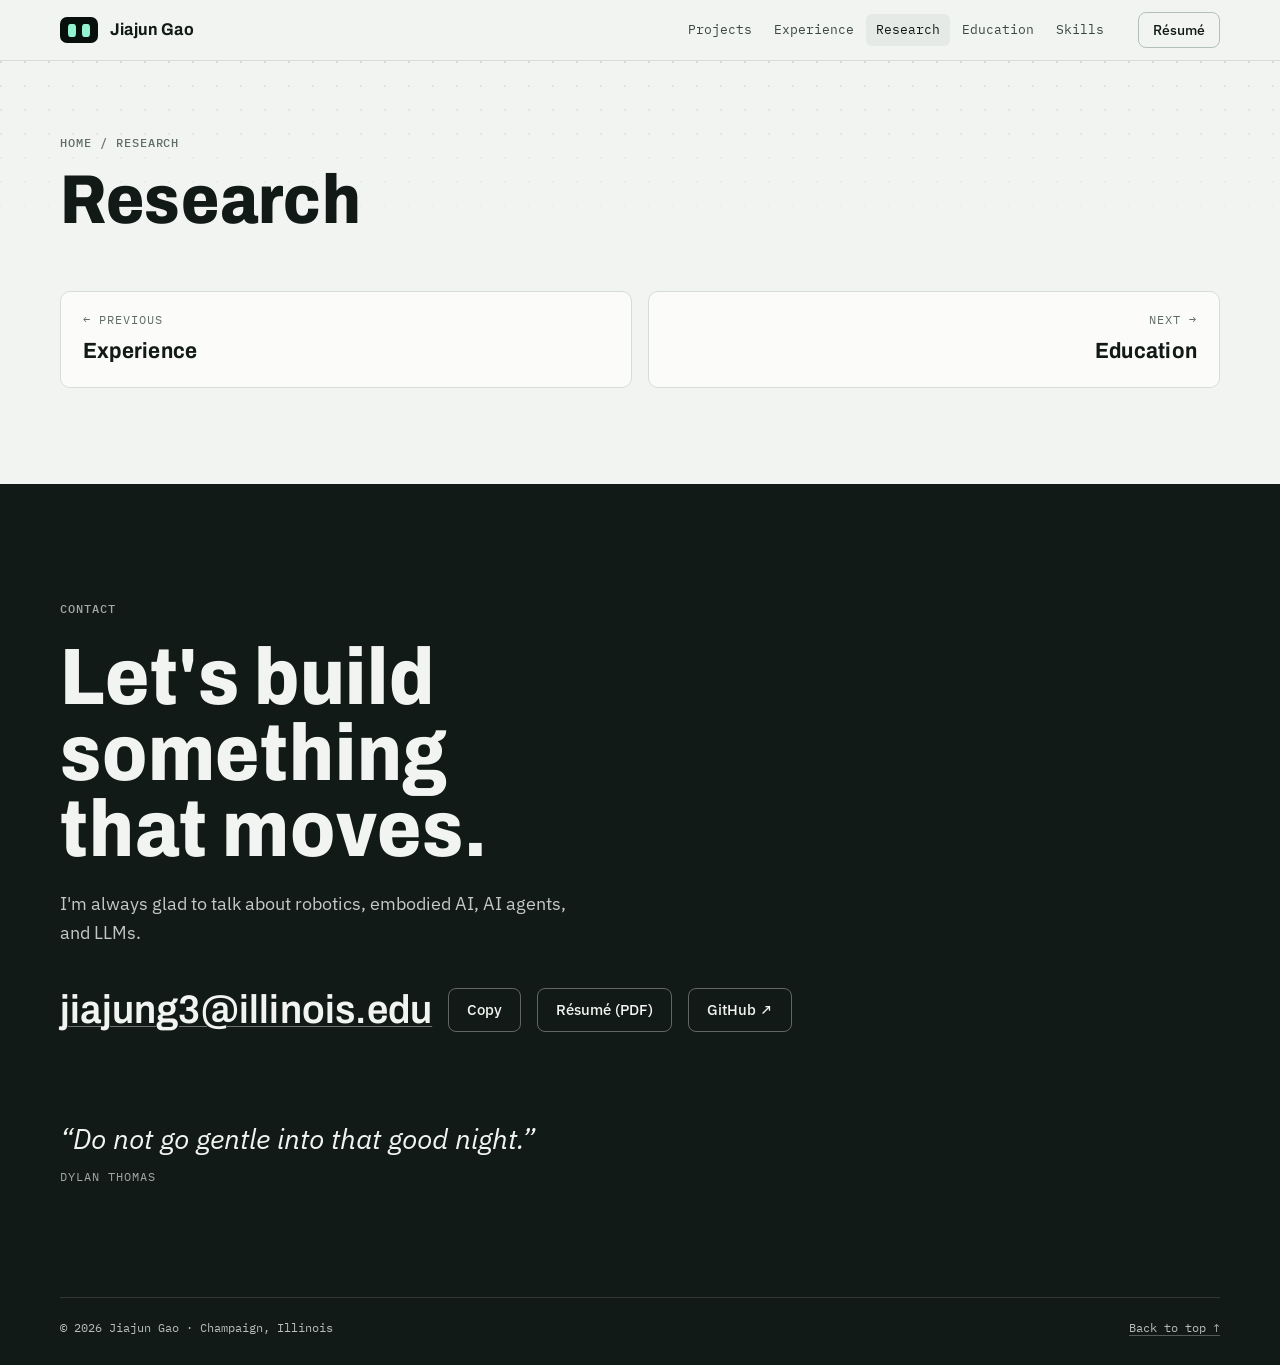
<file: research.html>
<!doctype html>
<html lang="en">
<meta charset="utf-8">
<meta name="viewport" content="width=device-width, initial-scale=1, viewport-fit=cover">
<meta name="description" content="Research by Jiajun Gao.">
<meta name="author" content="Jiajun Gao">
<meta property="og:type" content="website">
<meta property="og:title" content="Research · Jiajun Gao">
<meta property="og:description" content="Research by Jiajun Gao.">
<meta name="theme-color" content="#F2F4F1" media="(prefers-color-scheme: light)">
<meta name="theme-color" content="#0D1311" media="(prefers-color-scheme: dark)">
<link rel="icon" href="data:image/svg+xml,%3Csvg xmlns='http://www.w3.org/2000/svg' viewBox='0 0 32 32'%3E%3Crect width='32' height='32' rx='8' fill='%2308100D'/%3E%3Crect x='8' y='9' width='6' height='14' rx='2' fill='%2393F2CF'/%3E%3Crect x='18' y='9' width='6' height='14' rx='2' fill='%2393F2CF'/%3E%3C/svg%3E">
<style>:root{padding-top:env(safe-area-inset-top,0px);padding-bottom:env(safe-area-inset-bottom,0px)}</style>
<title>Research · Jiajun Gao</title>
<meta name="claude:viewport-fit-sides" content="cover">
<link rel="preconnect" href="https://fonts.googleapis.com">
<link rel="preconnect" href="https://fonts.gstatic.com" crossorigin>
<link rel="stylesheet" href="https://fonts.googleapis.com/css2?family=Archivo:wdth,wght@62..125,100..900&family=IBM+Plex+Mono:wght@400;500;600&family=IBM+Plex+Sans:ital,wght@0,400;0,500;0,600;1,400&display=swap">
<link rel="stylesheet" href="https://fonts.googleapis.com/css2?family=Noto+Sans+SC:wght@500&text=%E9%AB%98%E5%98%89%E9%AA%8F&display=swap">
<link rel="stylesheet" href="assets/site.css?v=694977c7">

<nav class="nav wrap" aria-label="Main">
  <div class="inner">
    <a class="brand" href="index.html" aria-label="Jiajun Gao, home">
      <span class="screen screen-mini" data-mood="neutral" aria-hidden="true"><span class="eyes"><span class="eye"></span><span class="eye"></span></span></span>
      <span>Jiajun Gao</span>
    </a>
    <div class="nav-links">
      <a href="projects.html">Projects</a>
      <a href="experience.html">Experience</a>
      <a href="research.html" aria-current="page">Research</a>
      <a href="education.html">Education</a>
      <a href="skills.html">Skills</a>
    </div>
    <a class="btn btn-sm nav-cta" href="resume.pdf" target="_blank" rel="noopener">Résumé</a>
  </div>
</nav>

<header class="page-head wrap" id="top">
  <div class="inner">
    <p class="eyebrow crumb"><a href="index.html">Home</a> / Research</p>
    <h1 class="page-title">Research</h1>
  </div>
</header>

<main></main>

<nav class="pager wrap" aria-label="More pages">
  <div class="inner">
    <a class="prev" href="experience.html"><span class="dir">← Previous</span><span class="to">Experience</span></a>
    <a class="next" href="education.html"><span class="dir">Next →</span><span class="to">Education</span></a>
  </div>
</nav>
<footer class="contact wrap" id="contact">
  <div class="inner">
    <p class="eyebrow">Contact</p>
    <h2 class="contact-title">Let's build something that moves.</h2>
    <p class="contact-copy">I'm always glad to talk about robotics, embodied AI, AI agents, and LLMs.</p>
    <div class="email-row">
      <a class="email" id="email" href="mailto:jiajung3@illinois.edu">jiajung3@illinois.edu</a>
      <button class="btn btn-invert" type="button" data-copy="jiajung3@illinois.edu" aria-controls="email">Copy</button>
      <a class="btn btn-invert" href="resume.pdf" target="_blank" rel="noopener">Résumé (PDF)</a>
      <a class="btn btn-invert" href="https://github.com/jiajun-gao" target="_blank" rel="noopener">GitHub ↗</a>
    </div>
    <blockquote class="epigraph">
      <p>“Do not go gentle into that good night.”</p>
      <cite>Dylan Thomas</cite>
    </blockquote>
    <div class="foot">
      <span>© 2026 Jiajun Gao · Champaign, Illinois</span>
      <a href="#top">Back to top ↑</a>
    </div>
  </div>
</footer>

<script src="assets/site.js?v=d0f49ae6"></script>
</html>
</file>
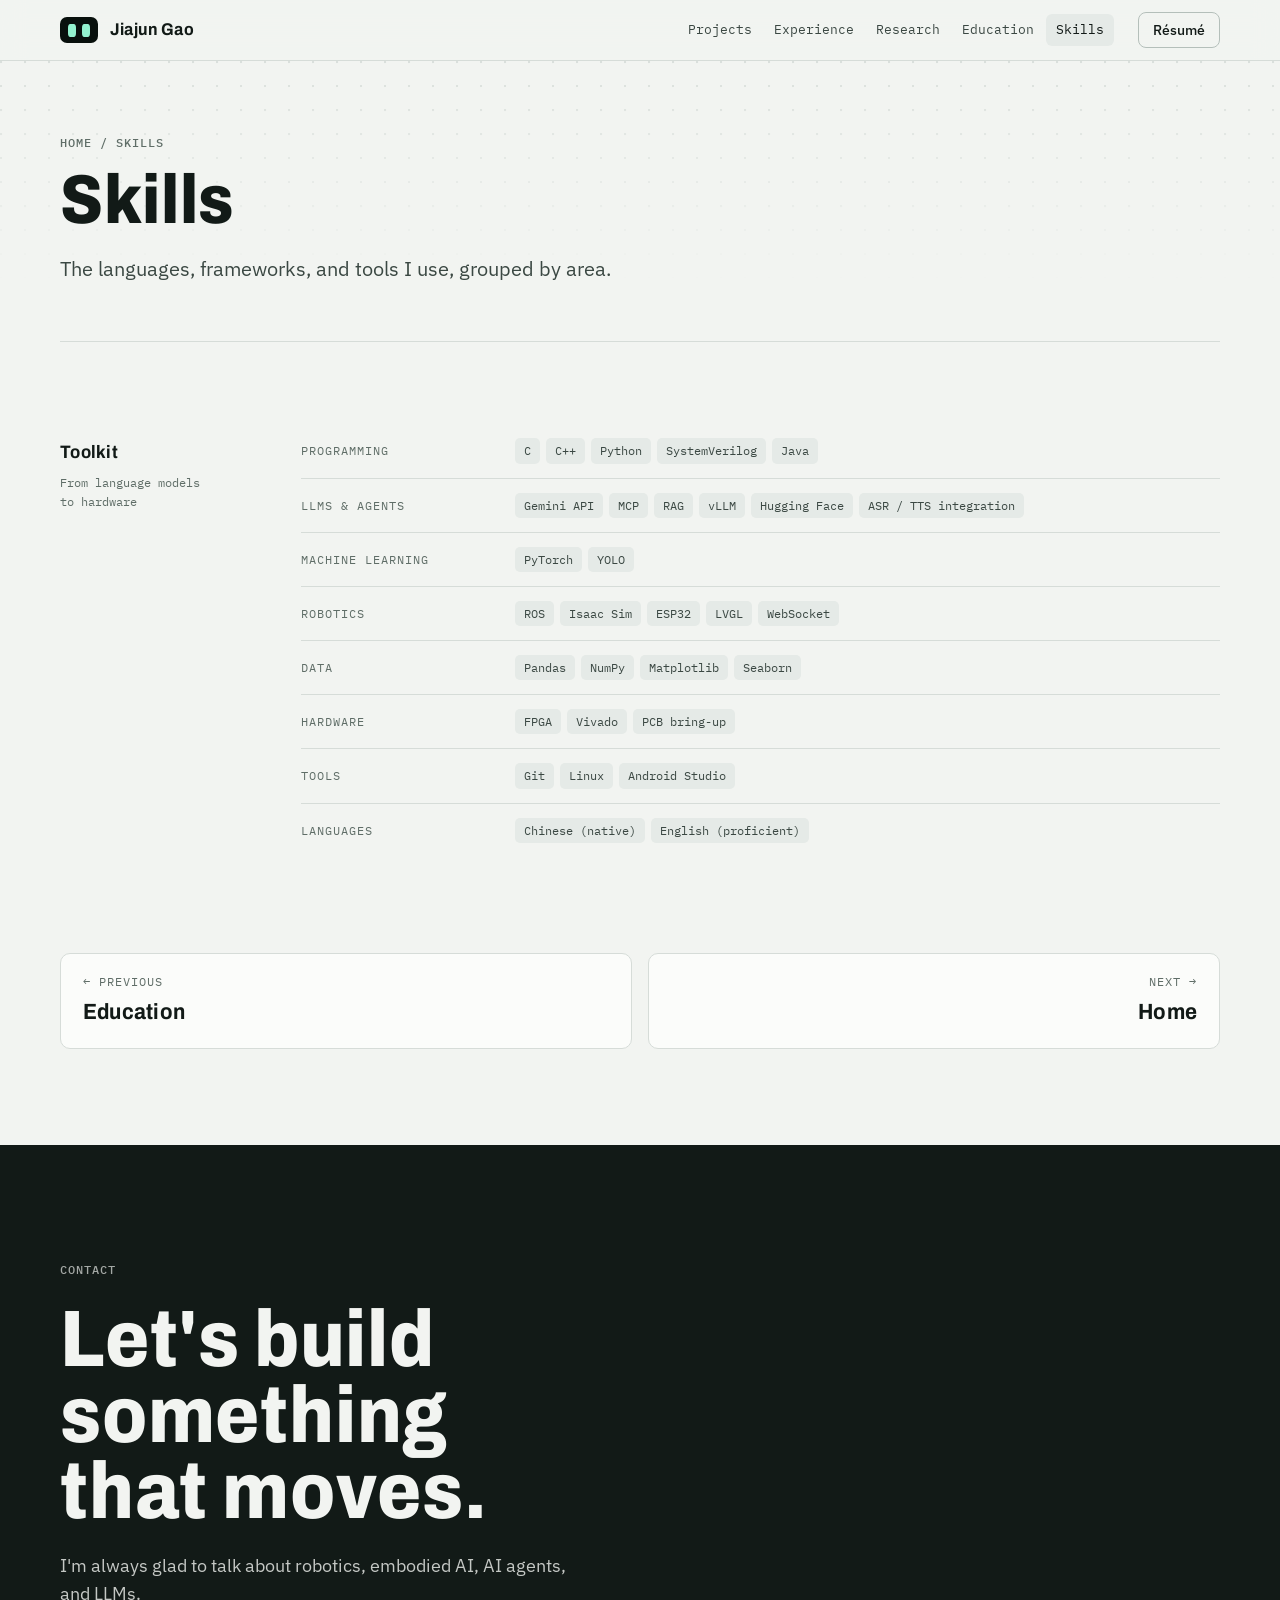
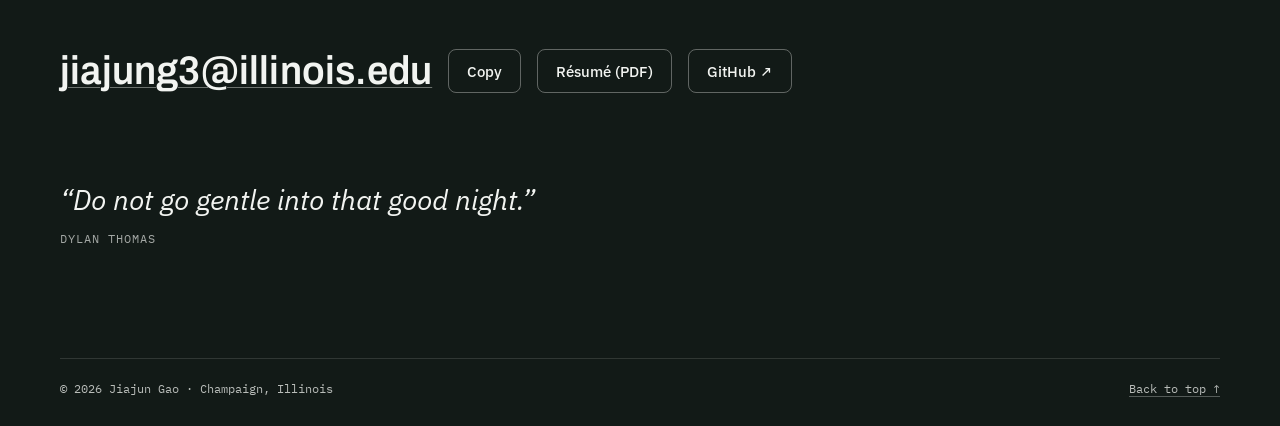
<file: skills.html>
<!doctype html>
<html lang="en">
<meta charset="utf-8">
<meta name="viewport" content="width=device-width, initial-scale=1, viewport-fit=cover">
<meta name="description" content="Jiajun Gao&#x27;s skills in LLMs and AI agents, machine learning, robotics, data, and hardware.">
<meta name="author" content="Jiajun Gao">
<meta property="og:type" content="website">
<meta property="og:title" content="Skills · Jiajun Gao">
<meta property="og:description" content="Jiajun Gao&#x27;s skills in LLMs and AI agents, machine learning, robotics, data, and hardware.">
<meta name="theme-color" content="#F2F4F1" media="(prefers-color-scheme: light)">
<meta name="theme-color" content="#0D1311" media="(prefers-color-scheme: dark)">
<link rel="icon" href="data:image/svg+xml,%3Csvg xmlns='http://www.w3.org/2000/svg' viewBox='0 0 32 32'%3E%3Crect width='32' height='32' rx='8' fill='%2308100D'/%3E%3Crect x='8' y='9' width='6' height='14' rx='2' fill='%2393F2CF'/%3E%3Crect x='18' y='9' width='6' height='14' rx='2' fill='%2393F2CF'/%3E%3C/svg%3E">
<style>:root{padding-top:env(safe-area-inset-top,0px);padding-bottom:env(safe-area-inset-bottom,0px)}</style>
<title>Skills · Jiajun Gao</title>
<meta name="claude:viewport-fit-sides" content="cover">
<link rel="preconnect" href="https://fonts.googleapis.com">
<link rel="preconnect" href="https://fonts.gstatic.com" crossorigin>
<link rel="stylesheet" href="https://fonts.googleapis.com/css2?family=Archivo:wdth,wght@62..125,100..900&family=IBM+Plex+Mono:wght@400;500;600&family=IBM+Plex+Sans:ital,wght@0,400;0,500;0,600;1,400&display=swap">
<link rel="stylesheet" href="https://fonts.googleapis.com/css2?family=Noto+Sans+SC:wght@500&text=%E9%AB%98%E5%98%89%E9%AA%8F&display=swap">
<link rel="stylesheet" href="assets/site.css?v=694977c7">

<nav class="nav wrap" aria-label="Main">
  <div class="inner">
    <a class="brand" href="index.html" aria-label="Jiajun Gao, home">
      <span class="screen screen-mini" data-mood="neutral" aria-hidden="true"><span class="eyes"><span class="eye"></span><span class="eye"></span></span></span>
      <span>Jiajun Gao</span>
    </a>
    <div class="nav-links">
      <a href="projects.html">Projects</a>
      <a href="experience.html">Experience</a>
      <a href="research.html">Research</a>
      <a href="education.html">Education</a>
      <a href="skills.html" aria-current="page">Skills</a>
    </div>
    <a class="btn btn-sm nav-cta" href="resume.pdf" target="_blank" rel="noopener">Résumé</a>
  </div>
</nav>

<header class="page-head wrap" id="top">
  <div class="inner">
    <p class="eyebrow crumb"><a href="index.html">Home</a> / Skills</p>
    <h1 class="page-title">Skills</h1>
    <p class="page-lede">The languages, frameworks, and tools I use, grouped by area.</p>
  </div>
</header>

<main>
  <section class="section wrap" id="toolkit">
    <div class="inner">
      <div class="sec-label">
        <h2 class="sec-title">Toolkit</h2>
        <p class="sec-meta">From language models to hardware</p>
      </div>
      <div class="sec-body">
        <dl class="kit">
          <div class="kit-row"><dt>Programming</dt><dd><ul class="chips"><li class="chip">C</li><li class="chip">C++</li><li class="chip">Python</li><li class="chip">SystemVerilog</li><li class="chip">Java</li></ul></dd></div>
          <div class="kit-row"><dt>LLMs &amp; agents</dt><dd><ul class="chips"><li class="chip">Gemini API</li><li class="chip">MCP</li><li class="chip">RAG</li><li class="chip">vLLM</li><li class="chip">Hugging Face</li><li class="chip">ASR / TTS integration</li></ul></dd></div>
          <div class="kit-row"><dt>Machine learning</dt><dd><ul class="chips"><li class="chip">PyTorch</li><li class="chip">YOLO</li></ul></dd></div>
          <div class="kit-row"><dt>Robotics</dt><dd><ul class="chips"><li class="chip">ROS</li><li class="chip">Isaac Sim</li><li class="chip">ESP32</li><li class="chip">LVGL</li><li class="chip">WebSocket</li></ul></dd></div>
          <div class="kit-row"><dt>Data</dt><dd><ul class="chips"><li class="chip">Pandas</li><li class="chip">NumPy</li><li class="chip">Matplotlib</li><li class="chip">Seaborn</li></ul></dd></div>
          <div class="kit-row"><dt>Hardware</dt><dd><ul class="chips"><li class="chip">FPGA</li><li class="chip">Vivado</li><li class="chip">PCB bring-up</li></ul></dd></div>
          <div class="kit-row"><dt>Tools</dt><dd><ul class="chips"><li class="chip">Git</li><li class="chip">Linux</li><li class="chip">Android Studio</li></ul></dd></div>
          <div class="kit-row"><dt>Languages</dt><dd><ul class="chips"><li class="chip">Chinese (native)</li><li class="chip">English (proficient)</li></ul></dd></div>
        </dl>
      </div>
    </div>
  </section>
</main>

<nav class="pager wrap" aria-label="More pages">
  <div class="inner">
    <a class="prev" href="education.html"><span class="dir">← Previous</span><span class="to">Education</span></a>
    <a class="next" href="index.html"><span class="dir">Next →</span><span class="to">Home</span></a>
  </div>
</nav>
<footer class="contact wrap" id="contact">
  <div class="inner">
    <p class="eyebrow">Contact</p>
    <h2 class="contact-title">Let's build something that moves.</h2>
    <p class="contact-copy">I'm always glad to talk about robotics, embodied AI, AI agents, and LLMs.</p>
    <div class="email-row">
      <a class="email" id="email" href="mailto:jiajung3@illinois.edu">jiajung3@illinois.edu</a>
      <button class="btn btn-invert" type="button" data-copy="jiajung3@illinois.edu" aria-controls="email">Copy</button>
      <a class="btn btn-invert" href="resume.pdf" target="_blank" rel="noopener">Résumé (PDF)</a>
      <a class="btn btn-invert" href="https://github.com/jiajun-gao" target="_blank" rel="noopener">GitHub ↗</a>
    </div>
    <blockquote class="epigraph">
      <p>“Do not go gentle into that good night.”</p>
      <cite>Dylan Thomas</cite>
    </blockquote>
    <div class="foot">
      <span>© 2026 Jiajun Gao · Champaign, Illinois</span>
      <a href="#top">Back to top ↑</a>
    </div>
  </div>
</footer>

<script src="assets/site.js?v=d0f49ae6"></script>
</html>
</file>
<file: assets/site.css>
/* Layout: an engineer's bench. Home: full-width name, then story | live robot face.
   Sub-pages: a big title, then sections that pair a narrow sticky label rail with a wide content column. */
:root {
  --paper: #F2F4F1;
  --surface: #FBFCFA;
  --ink: #121A17;
  --ink-2: #3B4843;
  --muted: #5F6D67;
  --rule: #D6DCD8;
  --rule-strong: #B4BFBA;
  --chip: #E5EAE7;
  --accent: #D9480F;
  --accent-ink: #B03A0B;
  --accent-tint: rgba(217, 72, 15, .08);
  --on-accent: #FFFFFF;
  --housing: #DFE5E2;
  --housing-hi: #F8FAF9;
  --shadow: rgba(18, 26, 23, .28);
  /* the robot's LCD and serial monitor stay dark in both themes */
  --lcd: #08100D;
  --lcd-ink: #AFC0B8;
  --lcd-dim: #63776F;
  --lcd-bright: #E8F2EE;
  --glow: #93F2CF;
  --warn: #FF8A4C;

  --font-display: "Archivo", "Helvetica Neue", Arial, sans-serif;
  --font-body: "IBM Plex Sans", "Helvetica Neue", Arial, sans-serif;
  --font-mono: "IBM Plex Mono", ui-monospace, "SF Mono", Menlo, Consolas, monospace;

  --nav-h: 60px;
  --radius: 10px;
}
@media (prefers-color-scheme: dark) {
  :root:not([data-theme="light"]) {
    --paper: #0D1311;
    --surface: #131B18;
    --ink: #E6EDE9;
    --ink-2: #B7C4BE;
    --muted: #8B9A93;
    --rule: #222D29;
    --rule-strong: #35433D;
    --chip: #1C2622;
    --accent: #FF7536;
    --accent-ink: #FF8B55;
    --accent-tint: rgba(255, 117, 54, .1);
    --on-accent: #0D1311;
    --housing: #19221F;
    --housing-hi: #27322E;
    --shadow: rgba(0, 0, 0, .6);
    color-scheme: dark;
  }
}
:root[data-theme="dark"] {
  --paper: #0D1311;
  --surface: #131B18;
  --ink: #E6EDE9;
  --ink-2: #B7C4BE;
  --muted: #8B9A93;
  --rule: #222D29;
  --rule-strong: #35433D;
  --chip: #1C2622;
  --accent: #FF7536;
  --accent-ink: #FF8B55;
  --accent-tint: rgba(255, 117, 54, .1);
  --on-accent: #0D1311;
  --housing: #19221F;
  --housing-hi: #27322E;
  --shadow: rgba(0, 0, 0, .6);
  color-scheme: dark;
}

*, *::before, *::after { box-sizing: border-box; }
html { scroll-behavior: smooth; -webkit-text-size-adjust: 100%; }
body {
  margin: 0;
  background: var(--paper);
  color: var(--ink);
  font-family: var(--font-body);
  font-size: 1rem;
  line-height: 1.6;
  -webkit-font-smoothing: antialiased;
}
img { max-width: 100%; }
[hidden] { display: none !important; }
h1, h2, h3 { margin: 0; text-wrap: balance; }
p { margin: 0; text-wrap: pretty; }
ul { margin: 0; padding: 0; list-style: none; }
a { color: inherit; text-decoration-color: var(--rule-strong); text-decoration-thickness: 1px; text-underline-offset: 3px; }
a:hover { text-decoration-color: var(--accent); }
:focus-visible { outline: 2px solid var(--accent); outline-offset: 3px; border-radius: 4px; }
::selection { background: var(--accent); color: var(--on-accent); }
section[id], header[id] { scroll-margin-top: calc(var(--nav-h) + env(safe-area-inset-top, 0px)); }

.wrap {
  padding-left: max(16px, env(safe-area-inset-left, 0px));
  padding-right: max(16px, env(safe-area-inset-right, 0px));
}
@media (min-width: 720px) {
  .wrap {
    padding-left: max(32px, env(safe-area-inset-left, 0px));
    padding-right: max(32px, env(safe-area-inset-right, 0px));
  }
}
.inner { max-width: 1160px; margin-inline: auto; }

.eyebrow {
  font-family: var(--font-mono);
  font-size: .75rem;
  font-weight: 500;
  letter-spacing: .08em;
  text-transform: uppercase;
  color: var(--muted);
}

/* ---------- Nav ---------- */
body::before {
  content: "";
  position: fixed;
  inset: 0 0 auto;
  height: env(safe-area-inset-top, 0px);
  z-index: 10;
  background: var(--paper);
}
.nav {
  position: sticky;
  top: env(safe-area-inset-top, 0px);
  z-index: 9;
  background: var(--paper);
  background: color-mix(in srgb, var(--paper) 86%, transparent);
  -webkit-backdrop-filter: blur(12px) saturate(1.3);
  backdrop-filter: blur(12px) saturate(1.3);
  border-bottom: 1px solid var(--rule);
}
.nav .inner { display: flex; align-items: center; gap: 16px; height: var(--nav-h); }
.brand {
  display: inline-flex;
  align-items: center;
  gap: 12px;
  text-decoration: none;
  font-family: var(--font-display);
  font-weight: 700;
  font-stretch: 92%;
  font-size: 1.0625rem;
  letter-spacing: .01em;
}
.nav-links { display: flex; gap: 2px; margin-left: auto; }
.nav-links a {
  font-family: var(--font-mono);
  font-size: .8125rem;
  color: var(--ink-2);
  text-decoration: none;
  padding: 6px 10px;
  border-radius: 6px;
  white-space: nowrap;
}
.nav-links a:hover,
.nav-links a[aria-current="page"] { background: var(--chip); color: var(--ink); }
.nav-cta { margin-left: 8px; }
@media (max-width: 860px) {
  /* links move to their own scrollable row under the name */
  :root { --nav-h: 96px; }
  .nav .inner { flex-wrap: wrap; height: auto; column-gap: 12px; row-gap: 2px; padding-top: 10px; }
  .nav-cta { margin-left: auto; }
  .nav-links { order: 3; flex: 1 0 100%; margin: 0 -10px; padding-bottom: 6px; overflow-x: auto; scrollbar-width: none; }
  .nav-links::-webkit-scrollbar { display: none; }
}

/* ---------- Buttons ---------- */
.btn {
  display: inline-flex;
  align-items: center;
  justify-content: center;
  gap: 8px;
  min-height: 44px;
  padding: 0 18px;
  border-radius: 8px;
  border: 1px solid var(--rule-strong);
  background: transparent;
  color: var(--ink);
  font: 500 .9375rem/1 var(--font-body);
  text-decoration: none;
  cursor: pointer;
  transition: background-color .15s, border-color .15s, color .15s;
}
.btn:hover { border-color: var(--ink); }
.btn-primary { background: var(--ink); border-color: var(--ink); color: var(--paper); }
.btn-primary:hover { background: var(--accent-ink); border-color: var(--accent-ink); color: var(--on-accent); }
.btn-sm { min-height: 36px; padding: 0 14px; font-size: .875rem; }

/* ---------- Hero ---------- */
.hero { position: relative; overflow: hidden; padding-block: clamp(36px, 6vw, 80px) clamp(56px, 8vw, 104px); }
.hero::before,
.page-head::before {
  /* perfboard holes, one every tenth of an inch */
  content: "";
  position: absolute;
  inset: 0;
  background-image: radial-gradient(circle at 1px 1px, var(--rule-strong) 1px, transparent 1.6px);
  background-size: 24px 24px;
  -webkit-mask-image: linear-gradient(180deg, rgba(0, 0, 0, .7), transparent 80%);
  mask-image: linear-gradient(180deg, rgba(0, 0, 0, .7), transparent 80%);
  opacity: .55;
  pointer-events: none;
}
.hero .inner, .page-head .inner { position: relative; }
.name {
  margin-top: 16px;
  font-family: var(--font-display);
  font-weight: 800;
  font-stretch: 88%;
  font-size: clamp(2.75rem, 1.8rem + 4vw, 5rem);
  line-height: 1;
  letter-spacing: .01em;
}
.name-zh {
  margin-left: .35em;
  font-family: "Noto Sans SC", "PingFang SC", "Hiragino Sans GB", "Microsoft YaHei", sans-serif;
  font-size: .5em;
  font-weight: 500;
  font-stretch: 100%;
  letter-spacing: .06em;
  color: var(--muted);
  white-space: nowrap;
}
.hero-grid {
  display: grid;
  grid-template-columns: minmax(0, 1.15fr) minmax(0, .85fr);
  gap: clamp(36px, 5vw, 72px);
  align-items: start;
  margin-top: clamp(28px, 4vw, 52px);
}
.hero-copy { display: grid; gap: 24px; min-width: 0; }
.intro { font-size: clamp(1.125rem, 1rem + .4vw, 1.3125rem); line-height: 1.55; max-width: 52ch; }
.actions { display: flex; flex-wrap: wrap; gap: 10px; }
.facts {
  display: grid;
  grid-template-columns: repeat(2, minmax(0, 1fr));
  gap: 16px 28px;
  margin: 6px 0 0;
  padding-top: 22px;
  border-top: 1px solid var(--rule);
}
.facts dt {
  font-family: var(--font-mono);
  font-size: .6875rem;
  letter-spacing: .08em;
  text-transform: uppercase;
  color: var(--muted);
}
.facts dd { margin: 4px 0 0; font-size: .9375rem; }

/* ---------- Jarvis face ---------- */
.bot { margin: 0; width: 100%; max-width: 440px; justify-self: end; min-width: 0; }
.housing {
  padding: 16px 16px 12px;
  border-radius: 30px;
  background: linear-gradient(180deg, var(--housing-hi), var(--housing));
  box-shadow: inset 0 0 0 1px var(--rule), 0 1px 0 var(--rule-strong), 0 30px 60px -30px var(--shadow);
}
.screen {
  position: relative;
  display: block;
  padding: 0;
  border: 0;
  background: var(--lcd);
  overflow: hidden;
  color: inherit;
  font: inherit;
}
.screen-lg {
  width: 100%;
  aspect-ratio: 16 / 10;
  border-radius: 18px;
  cursor: pointer;
  box-shadow: inset 0 0 0 1px rgba(255, 255, 255, .05), inset 0 6px 24px rgba(0, 0, 0, .7);
}
.screen-mini { width: 38px; height: 26px; border-radius: 7px; flex: none; }
.eyes {
  position: absolute;
  inset: 0;
  display: flex;
  align-items: center;
  justify-content: center;
  gap: 17%;
  transform: translate(var(--tx, 0px), var(--ty, 0px));
  transition: transform .22s cubic-bezier(.2, .7, .3, 1);
}
.eye {
  position: relative;
  width: 19%;
  height: 48%;
  border-radius: 26% / 20%;
  background: var(--glow);
  overflow: hidden;
  transition: scale .08s ease-in, transform .25s ease, background-color .3s, opacity .3s;
}
.screen-mini .eyes { gap: 16%; }
.screen-mini .eye { width: 20%; height: 50%; border-radius: 30%; }
/* lids: ::before closes from the top, ::after is a cheek that pushes up from below */
.eye::before, .eye::after {
  content: "";
  position: absolute;
  left: -20%;
  right: -20%;
  background: var(--lcd);
  transition: transform .25s ease;
}
.eye::before { top: 0; height: 62%; transform: translateY(-101%); }
.eye::after { bottom: 0; height: 75%; border-radius: 50% 50% 0 0 / 70% 70% 0 0; transform: translateY(101%); }
.blink .eye { scale: 1 .08; }
[data-mood="happy"] .eye::after { transform: translateY(18%); }
[data-mood="curious"] .eye:first-child { transform: scale(1.14) translateY(-4%); }
[data-mood="curious"] .eye:last-child { transform: scale(.8) translateY(8%); }
[data-mood="sleepy"] .eye { opacity: .75; }
[data-mood="sleepy"] .eye::before { transform: translateY(0); }
[data-mood="sleepy"] .eye::after { transform: translateY(85%); }
[data-mood="alert"] .eye { background: var(--warn); }
[data-mood="alert"] .eye:first-child::before { transform: translateY(-46%) rotate(16deg); }
[data-mood="alert"] .eye:last-child::before { transform: translateY(-46%) rotate(-16deg); }
.scan {
  position: absolute;
  inset: 0;
  pointer-events: none;
  background:
    repeating-linear-gradient(0deg, rgba(255, 255, 255, .025) 0 1px, transparent 1px 3px),
    radial-gradient(ellipse at center, transparent 55%, rgba(0, 0, 0, .45));
}
.sensors {
  display: flex;
  align-items: center;
  justify-content: center;
  gap: 10px;
  margin-top: 10px;
  font-family: var(--font-mono);
  font-size: .625rem;
  letter-spacing: .12em;
  color: var(--muted);
}
.ir { width: 9px; height: 9px; border-radius: 50%; background: var(--lcd); box-shadow: inset 0 1px 2px rgba(255, 255, 255, .15); }

.log {
  margin-top: 14px;
  border-radius: 14px;
  background: var(--lcd);
  color: var(--lcd-ink);
  font: 400 .75rem/1.65 var(--font-mono);
  box-shadow: 0 20px 40px -28px var(--shadow);
}
.log-head {
  display: flex;
  justify-content: space-between;
  gap: 12px;
  padding: 9px 14px;
  border-bottom: 1px solid rgba(255, 255, 255, .07);
  color: var(--lcd-dim);
  font-size: .6875rem;
  letter-spacing: .08em;
  text-transform: uppercase;
}
.log-head .led {
  display: inline-block;
  width: 7px;
  height: 7px;
  margin-right: 8px;
  border-radius: 50%;
  background: var(--glow);
  vertical-align: 1px;
}
.log-body { padding: 10px 14px 12px; }
.ln { padding-left: 2ch; text-indent: -2ch; overflow-wrap: anywhere; }
.ln .lv { color: var(--glow); }
.ln .tk { color: var(--lcd-dim); }
.ln .tag { color: var(--lcd-bright); }
.ln.w .lv, .ln.w .msg { color: var(--warn); }
.ln.new { animation: ln-in .35s ease-out; }
.ln:last-child::after {
  content: "";
  display: inline-block;
  width: .55em;
  height: 1.05em;
  margin-left: 4px;
  vertical-align: -2px;
  background: var(--glow);
  animation: caret 1.1s steps(1) infinite;
}
@keyframes ln-in { from { opacity: .25; transform: translateY(4px); } }
@keyframes caret { 50% { opacity: 0; } }
.bot figcaption { margin-top: 12px; font-size: .8125rem; color: var(--muted); }

@media (max-width: 900px) {
  .hero-grid { grid-template-columns: minmax(0, 1fr); }
  .bot { justify-self: start; }
}
@media (max-width: 520px) {
  .facts { grid-template-columns: minmax(0, 1fr); }
}

/* ---------- Sections ---------- */
.section .inner {
  display: grid;
  grid-template-columns: 190px minmax(0, 1fr);
  gap: 24px clamp(24px, 4vw, 56px);
  padding-block: clamp(56px, 8vw, 96px);
  border-top: 1px solid var(--rule);
}
.sec-label {
  align-self: start;
  position: sticky;
  top: calc(env(safe-area-inset-top, 0px) + var(--nav-h) + 28px);
  display: grid;
  gap: 6px;
}
.sec-title {
  font-family: var(--font-display);
  font-weight: 700;
  font-stretch: 92%;
  font-size: 1.125rem;
  letter-spacing: .015em;
}
.sec-meta { font-family: var(--font-mono); font-size: .75rem; color: var(--muted); }
.sec-body { display: grid; grid-template-columns: minmax(0, 1fr); gap: 28px; min-width: 0; }
.headline {
  font-family: var(--font-display);
  font-weight: 700;
  font-stretch: 90%;
  font-size: clamp(1.75rem, 1.1rem + 2.2vw, 2.75rem);
  line-height: 1.08;
  letter-spacing: .005em;
  max-width: 24ch;
  text-wrap: balance;
}
.lede { font-size: 1.125rem; color: var(--ink-2); max-width: 62ch; }
h3 {
  font-family: var(--font-display);
  font-weight: 650;
  font-stretch: 94%;
  font-size: 1.3125rem;
  line-height: 1.25;
  letter-spacing: .01em;
}
@media (max-width: 860px) {
  .section .inner { grid-template-columns: minmax(0, 1fr); }
  .sec-label { position: static; }
}

.badges { display: flex; flex-wrap: wrap; gap: 8px; }
.badge {
  font-family: var(--font-mono);
  font-size: .75rem;
  padding: 5px 11px;
  border-radius: 999px;
  border: 1px solid var(--rule-strong);
  color: var(--ink-2);
}
.badge-key { border-color: var(--accent); color: var(--accent-ink); background: var(--accent-tint); }

.chips { display: flex; flex-wrap: wrap; gap: 6px; }
.chip {
  font-family: var(--font-mono);
  font-size: .75rem;
  padding: 3px 9px;
  border-radius: 5px;
  background: var(--chip);
  color: var(--ink-2);
}

.points { display: grid; gap: 10px; max-width: 70ch; }
.points li { position: relative; padding-left: 20px; color: var(--ink-2); }
.points li::before {
  content: "";
  position: absolute;
  left: 2px;
  top: .64em;
  width: 7px;
  height: 7px;
  background: var(--accent);
}

/* design rule callout */
.rule-quote { display: grid; gap: 10px; padding-block: 22px; border-block: 1px solid var(--rule); }
.rule-quote .eyebrow { color: var(--accent-ink); }
.quote {
  font-family: var(--font-display);
  font-weight: 600;
  font-stretch: 94%;
  font-size: clamp(1.1875rem, 1rem + .7vw, 1.5rem);
  line-height: 1.35;
  max-width: 44ch;
  letter-spacing: .005em;
}

/* diagram */
.panel {
  margin: 0;
  background: var(--surface);
  border: 1px solid var(--rule);
  border-radius: var(--radius);
  padding: clamp(16px, 2.5vw, 24px);
}
.scroll-x { overflow-x: auto; -webkit-overflow-scrolling: touch; }
.dg { display: block; width: 100%; min-width: 760px; height: auto; }
.dg .node { fill: var(--paper); stroke: var(--rule-strong); stroke-width: 1; }
.dg .node-key { fill: var(--accent-tint); stroke: var(--accent); stroke-width: 1.5; }
.dg .t { fill: var(--ink); font: 600 13px var(--font-body); }
.dg .s { fill: var(--muted); font: 400 11px var(--font-mono); }
.dg .lane { fill: var(--muted); font: 500 10.5px var(--font-mono); letter-spacing: .1em; }
.dg .wire { fill: none; stroke: var(--muted); stroke-width: 1.25; }
.dg .ah { fill: var(--muted); }
.dg .boundary { stroke: var(--accent); stroke-width: 1.25; stroke-dasharray: 5 5; }
.dg .bl { fill: var(--accent-ink); font: 600 10.5px var(--font-mono); letter-spacing: .1em; }
.dg .bn { fill: var(--muted); font: 400 11px var(--font-mono); }
.dg .dot { fill: var(--accent); }
.panel figcaption { margin-top: 14px; font-size: .8125rem; color: var(--muted); max-width: 72ch; }

/* measured numbers */
.readouts { display: grid; grid-template-columns: repeat(2, minmax(0, 1fr)); gap: 28px 24px; }
@media (min-width: 1120px) { .readouts { grid-template-columns: repeat(4, minmax(0, 1fr)); } }
.readout { display: grid; gap: 6px; align-content: start; padding-top: 12px; border-top: 2px solid var(--ink); }
.readout .val {
  font-family: var(--font-display);
  font-weight: 700;
  font-stretch: 90%;
  font-size: clamp(1.75rem, 1.3rem + 1.2vw, 2.375rem);
  line-height: 1;
  letter-spacing: .01em;
  font-variant-numeric: tabular-nums;
}
.readout .val small { font-size: .5em; font-weight: 600; letter-spacing: 0; margin-left: 2px; }
.readout .what { font-size: .875rem; line-height: 1.45; color: var(--ink-2); }

.split { display: grid; grid-template-columns: minmax(0, 1.5fr) minmax(0, 1fr); gap: 32px; }
.split > div { display: grid; gap: 14px; align-content: start; min-width: 0; }
@media (max-width: 760px) { .split { grid-template-columns: minmax(0, 1fr); } }

/* ---------- Timeline entries (experience, degrees) ---------- */
.entries { display: grid; }
.entry {
  display: grid;
  grid-template-columns: 150px minmax(0, 1fr);
  gap: 8px 28px;
  padding-block: 28px;
  border-top: 1px solid var(--rule);
}
.entry:first-child { padding-top: 0; border-top: 0; }
.entry:last-child { padding-bottom: 0; }
.when {
  padding-top: 4px;
  font-family: var(--font-mono);
  font-size: .8125rem;
  color: var(--muted);
  font-variant-numeric: tabular-nums;
}
.entry-main { display: grid; gap: 12px; min-width: 0; }
.entry-head { display: grid; gap: 2px; }
.org { color: var(--ink-2); font-size: .9375rem; }
.note { font-family: var(--font-mono); font-size: .8125rem; color: var(--ink); }
@media (max-width: 640px) { .entry { grid-template-columns: minmax(0, 1fr); } .when { padding-top: 0; } }

/* ---------- Projects ---------- */
.proj-grid { display: grid; grid-template-columns: repeat(2, minmax(0, 1fr)); gap: 20px; }
.proj {
  display: flex;
  flex-direction: column;
  gap: 14px;
  min-width: 0;
  padding: clamp(20px, 2.5vw, 28px);
  background: var(--surface);
  border: 1px solid var(--rule);
  border-radius: var(--radius);
}
.proj-wide { grid-column: 1 / -1; display: grid; grid-template-columns: minmax(0, 1.1fr) minmax(0, .9fr); gap: 28px; }
.proj-wide > div { display: flex; flex-direction: column; gap: 14px; min-width: 0; }
.proj-top {
  display: flex;
  flex-wrap: wrap;
  justify-content: space-between;
  gap: 4px 12px;
  font-family: var(--font-mono);
  font-size: .75rem;
  letter-spacing: .04em;
  color: var(--muted);
}
.desc { color: var(--ink-2); }
.proj .points li { font-size: .9375rem; }
.proj .chips { margin-top: auto; padding-top: 4px; }
.spec {
  display: grid;
  grid-template-columns: auto minmax(0, 1fr);
  gap: 4px 16px;
  margin: 0;
  padding-block: 12px;
  border-block: 1px dashed var(--rule-strong);
  font-family: var(--font-mono);
  font-size: .8125rem;
  font-variant-numeric: tabular-nums;
}
.spec dt { color: var(--muted); }
.spec dd { margin: 0; color: var(--ink); }
@media (max-width: 760px) {
  .proj-grid, .proj-wide { grid-template-columns: minmax(0, 1fr); }
}

.bars {
  display: grid;
  gap: 12px;
  align-content: start;
  padding: 18px;
  background: var(--paper);
  border: 1px solid var(--rule);
  border-radius: 8px;
}
.bar-row, .bar-axis {
  display: grid;
  grid-template-columns: minmax(0, 1fr) 3.25rem;
  gap: 4px 10px;
  align-items: center;
  font-size: .8125rem;
}
.bar-lbl { grid-column: 1 / -1; color: var(--ink-2); line-height: 1.3; }
.bar-track {
  position: relative;
  height: 14px;
  border-left: 1px solid var(--rule-strong);
  background: linear-gradient(90deg, transparent calc(50% - .5px), var(--rule) calc(50% - .5px), var(--rule) calc(50% + .5px), transparent calc(50% + .5px));
}
.bar { display: block; height: 100%; width: calc(var(--v) * 2%); background: var(--ink-2); border-radius: 0 3px 3px 0; }
.bar-key { background: var(--accent); }
.bar-val { text-align: right; font-family: var(--font-mono); font-variant-numeric: tabular-nums; }
.bar-axis .ticks { position: relative; height: 1em; font-family: var(--font-mono); font-size: .6875rem; color: var(--muted); }
.ticks span { position: absolute; top: 0; }
.ticks span:nth-child(1) { left: 0; }
.ticks span:nth-child(2) { left: 50%; transform: translateX(-50%); }
.ticks span:nth-child(3) { right: 0; }
.bars-note { font-size: .75rem; color: var(--muted); }

/* ---------- Research ---------- */
.cite { display: grid; gap: 8px; }
.cite h3 a { text-decoration: none; }
.cite h3 a:hover { text-decoration: underline; text-decoration-color: var(--accent); }
.cite-line { color: var(--ink-2); }
.doi { font-family: var(--font-mono); font-size: .8125rem; color: var(--muted); overflow-wrap: anywhere; }

/* ---------- Education ---------- */
.honors { display: grid; max-width: 720px; }
.honors > div { display: grid; gap: 12px; align-content: start; min-width: 0; }
.list li {
  display: flex;
  flex-wrap: wrap;
  justify-content: space-between;
  gap: 2px 16px;
  padding-block: 10px;
  border-bottom: 1px dotted var(--rule-strong);
}
.list li:first-child { border-top: 1px dotted var(--rule-strong); }
.list .li-meta { font-family: var(--font-mono); font-size: .8125rem; color: var(--muted); }

/* ---------- Toolkit ---------- */
.kit { margin: 0; display: grid; }
.kit-row {
  display: grid;
  grid-template-columns: 190px minmax(0, 1fr);
  gap: 8px 24px;
  align-items: baseline;
  padding-block: 14px;
  border-top: 1px solid var(--rule);
}
.kit-row:first-child { border-top: 0; padding-top: 0; }
.kit-row dt { font-family: var(--font-mono); font-size: .75rem; letter-spacing: .08em; text-transform: uppercase; color: var(--muted); }
.kit-row dd { margin: 0; }
@media (max-width: 640px) { .kit-row { grid-template-columns: minmax(0, 1fr); } }

/* ---------- Contact band (inverted in either theme) ---------- */
.contact { background: var(--ink); color: var(--paper); }
.contact .inner { display: grid; gap: 22px; padding-block: clamp(64px, 9vw, 120px) 28px; }
.contact .eyebrow { color: var(--paper); opacity: .65; }
.contact-title {
  font-family: var(--font-display);
  font-weight: 800;
  font-stretch: 88%;
  font-size: clamp(2.25rem, 1rem + 5vw, 5rem);
  line-height: .95;
  letter-spacing: .01em;
  max-width: 14ch;
}
.contact-copy { font-size: 1.125rem; max-width: 52ch; opacity: .8; }
.email-row { display: flex; flex-wrap: wrap; align-items: center; gap: 12px 16px; margin-top: 8px; }
.email {
  font-family: var(--font-display);
  font-weight: 600;
  font-stretch: 94%;
  font-size: clamp(1.375rem, 1rem + 2.2vw, 2.5rem);
  letter-spacing: .005em;
  overflow-wrap: anywhere;
  text-decoration-color: color-mix(in srgb, var(--paper) 40%, transparent);
}
.email:hover { text-decoration-color: var(--paper); }
.btn-invert { color: var(--paper); border-color: color-mix(in srgb, var(--paper) 35%, transparent); }
.btn-invert:hover { border-color: var(--paper); }
.epigraph { display: grid; gap: 10px; margin: clamp(28px, 5vw, 56px) 0 0; }
.epigraph p {
  font-family: var(--font-body);
  font-style: italic;
  font-size: clamp(1.25rem, 1rem + 1.2vw, 1.75rem);
  line-height: 1.35;
  max-width: 32ch;
}
.epigraph cite {
  font-family: var(--font-mono);
  font-style: normal;
  font-size: .75rem;
  letter-spacing: .08em;
  text-transform: uppercase;
  opacity: .65;
}
.foot {
  display: flex;
  flex-wrap: wrap;
  justify-content: space-between;
  gap: 8px 24px;
  margin-top: clamp(40px, 7vw, 88px);
  padding-top: 20px;
  border-top: 1px solid color-mix(in srgb, var(--paper) 18%, transparent);
  font-family: var(--font-mono);
  font-size: .75rem;
  opacity: .75;
}
.foot a { text-decoration-color: color-mix(in srgb, var(--paper) 40%, transparent); }

/* ---------- Sub-page header ---------- */
.page-head { position: relative; overflow: hidden; padding-block: clamp(36px, 6vw, 72px) clamp(36px, 5vw, 56px); }
.page-title {
  margin-top: 14px;
  font-family: var(--font-display);
  font-weight: 800;
  font-stretch: 88%;
  font-size: clamp(2.5rem, 1.6rem + 3.4vw, 4.5rem);
  line-height: 1;
  letter-spacing: .01em;
}
.page-lede { margin-top: 18px; max-width: 56ch; font-size: clamp(1.0625rem, 1rem + .4vw, 1.25rem); color: var(--ink-2); }
.crumb a { text-decoration: none; }
.crumb a:hover { color: var(--ink); text-decoration: underline; text-decoration-color: var(--accent); }

/* ---------- Home: index of pages ---------- */
.page-index { display: grid; border-bottom: 1px solid var(--rule); }
.pl {
  display: grid;
  grid-template-columns: minmax(0, 12rem) minmax(0, 1fr) auto;
  gap: 6px 28px;
  align-items: baseline;
  padding-block: 22px;
  border-top: 1px solid var(--rule);
  text-decoration: none;
}
.pl-name {
  font-family: var(--font-display);
  font-weight: 700;
  font-stretch: 90%;
  font-size: clamp(1.375rem, 1.1rem + 1vw, 1.875rem);
  line-height: 1.1;
  letter-spacing: .01em;
  transition: color .15s;
}
.pl-desc { color: var(--ink-2); max-width: 60ch; }
.pl-go { font-family: var(--font-mono); font-size: 1.125rem; color: var(--muted); transition: transform .2s, color .15s; }
.pl:hover .pl-name, .pl:hover .pl-go { color: var(--accent-ink); }
.pl:hover .pl-go { transform: translateX(4px); }
@media (max-width: 640px) {
  .pl { grid-template-columns: minmax(0, 1fr) auto; }
  .pl-desc { grid-column: 1 / -1; grid-row: 2; }
}

/* ---------- Previous / next page links ---------- */
.pager .inner { display: grid; grid-template-columns: repeat(2, minmax(0, 1fr)); gap: 16px; padding-block: 0 clamp(56px, 8vw, 96px); }
.pager a {
  display: grid;
  gap: 4px;
  padding: 18px 22px;
  background: var(--surface);
  border: 1px solid var(--rule);
  border-radius: var(--radius);
  text-decoration: none;
  transition: border-color .15s;
}
.pager a:hover { border-color: var(--ink); }
.pager .next { grid-column: 2; text-align: right; }
.pager .dir { font-family: var(--font-mono); font-size: .75rem; letter-spacing: .08em; text-transform: uppercase; color: var(--muted); }
.pager .to { font-family: var(--font-display); font-weight: 700; font-stretch: 92%; font-size: 1.375rem; letter-spacing: .01em; }
.pager a:hover .to { color: var(--accent-ink); }
@media (max-width: 520px) {
  .pager .inner { grid-template-columns: minmax(0, 1fr); }
  .pager .next { grid-column: auto; }
}

@media (prefers-reduced-motion: reduce) {
  html { scroll-behavior: auto; }
  .eyes, .eye, .eye::before, .eye::after { transition: none; }
  .ln.new, .ln:last-child::after { animation: none; }
  .pl-go { transition: none; }
}

/* ---------- Home: round photo beside the name ---------- */
.hero-top {
  display: grid;
  grid-template-columns: minmax(0, 1fr) auto;
  align-items: center;
  gap: 16px clamp(24px, 4vw, 48px);
}
.avatar {
  display: block;
  width: clamp(120px, 13vw, 176px);
  height: auto;
  aspect-ratio: 1;
  object-fit: cover;
  border-radius: 50%;
  border: 6px solid var(--surface);
  box-shadow: 0 0 0 1px var(--rule), 0 18px 40px -18px var(--shadow);
  background: var(--chip);
}
@media (max-width: 860px) {
  /* stack: photo first, then the name */
  .hero-top { grid-template-columns: minmax(0, 1fr); }
  .avatar { order: -1; width: 116px; border-width: 4px; }
}

/* ---------- Links to code on GitHub ---------- */
.repo-link {
  display: inline-flex;
  align-items: center;
  gap: 6px;
  justify-self: start;
  align-self: start;
  padding: 6px 12px;
  border: 1px solid var(--rule-strong);
  border-radius: 999px;
  font-family: var(--font-mono);
  font-size: .8125rem;
  color: var(--accent-ink);
  text-decoration: none;
  transition: border-color .15s, background-color .15s;
}
.repo-link:hover { border-color: var(--accent); background: var(--accent-tint); }
.sec-label .repo-link { margin-top: 10px; }
</file>
